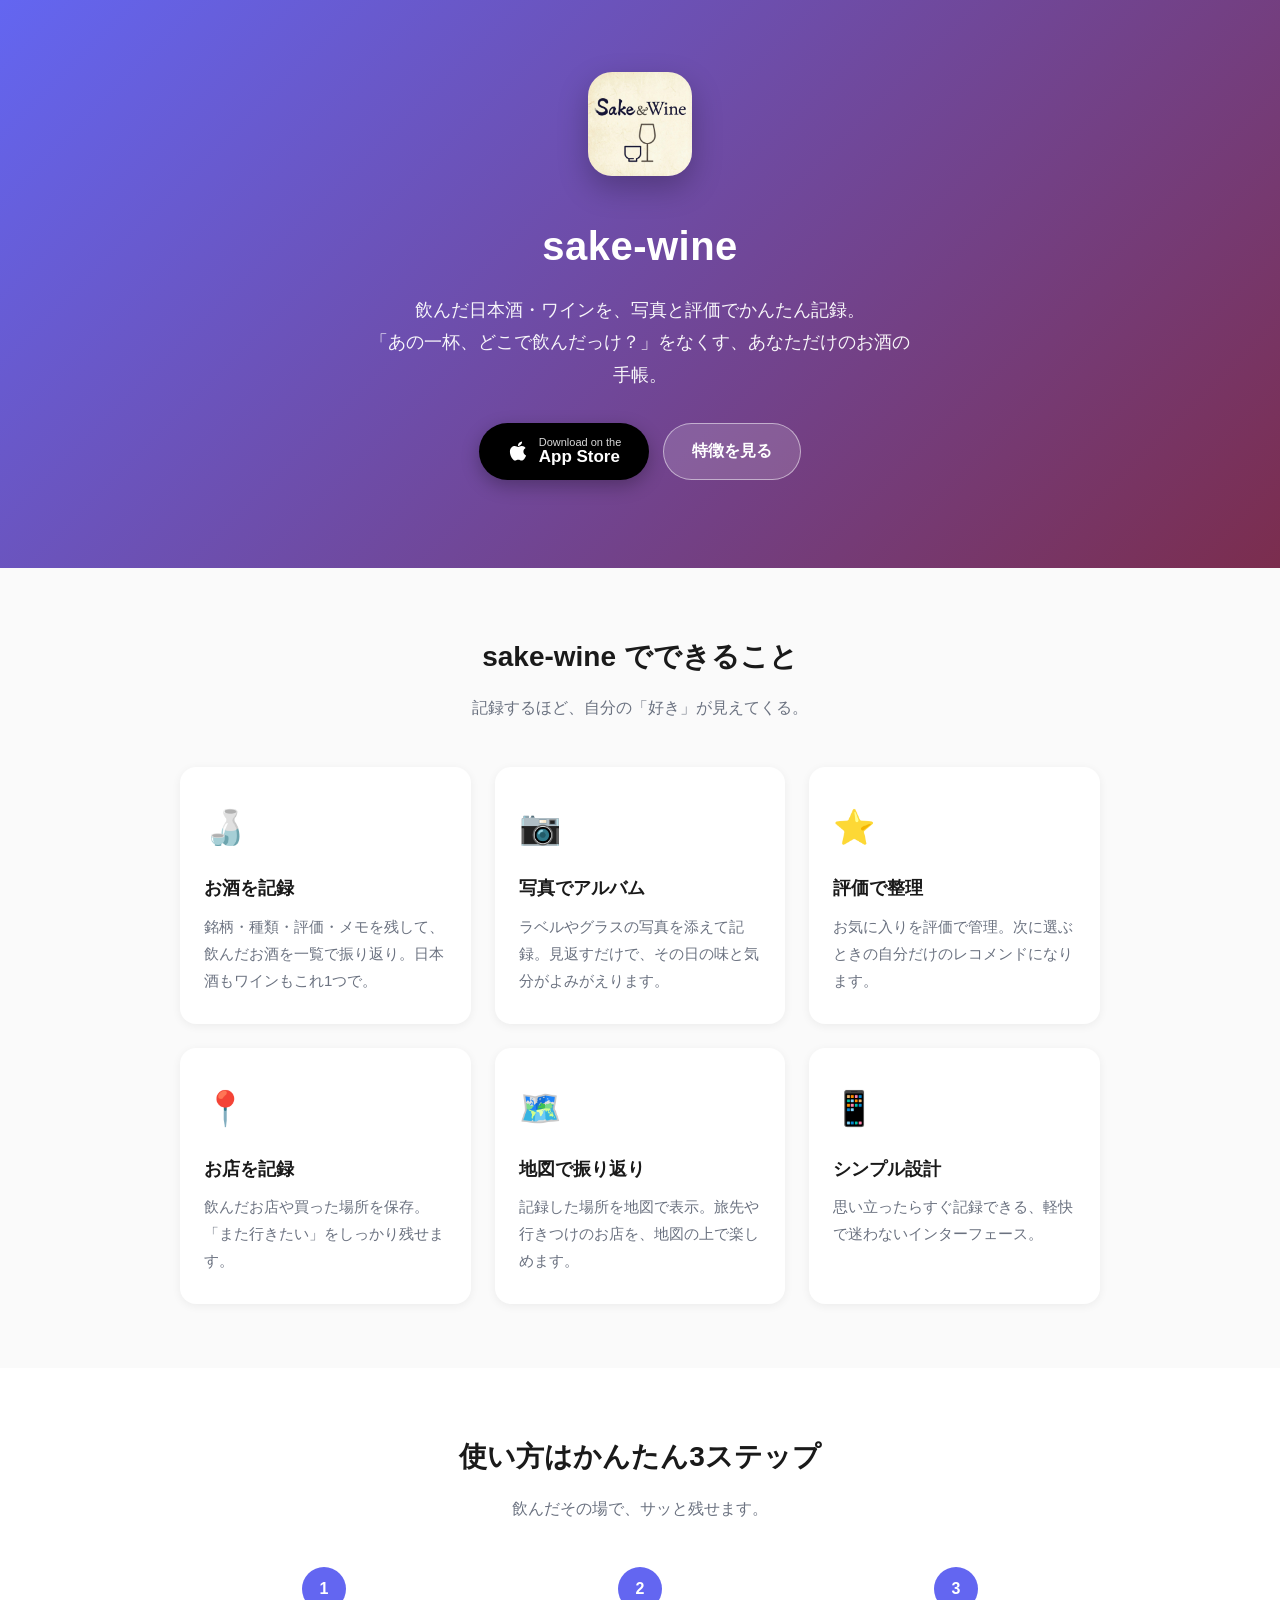
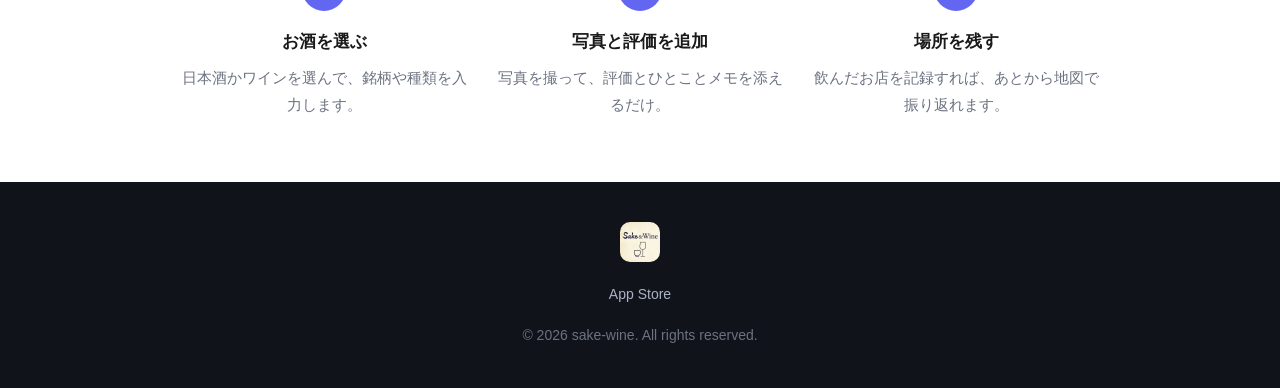
<file: index.html>
<!DOCTYPE html>
<html lang="ja">
<head>
    <meta charset="UTF-8">
    <meta name="viewport" content="width=device-width, initial-scale=1.0">
    <title>working-kyi</title>
    <meta http-equiv="refresh" content="0; url=./sake-wine/">
    <link rel="canonical" href="./sake-wine/">
</head>
<body>
    <p>Redirecting to <a href="./sake-wine/">sake-wine</a>…</p>
</body>
</html>
</file>
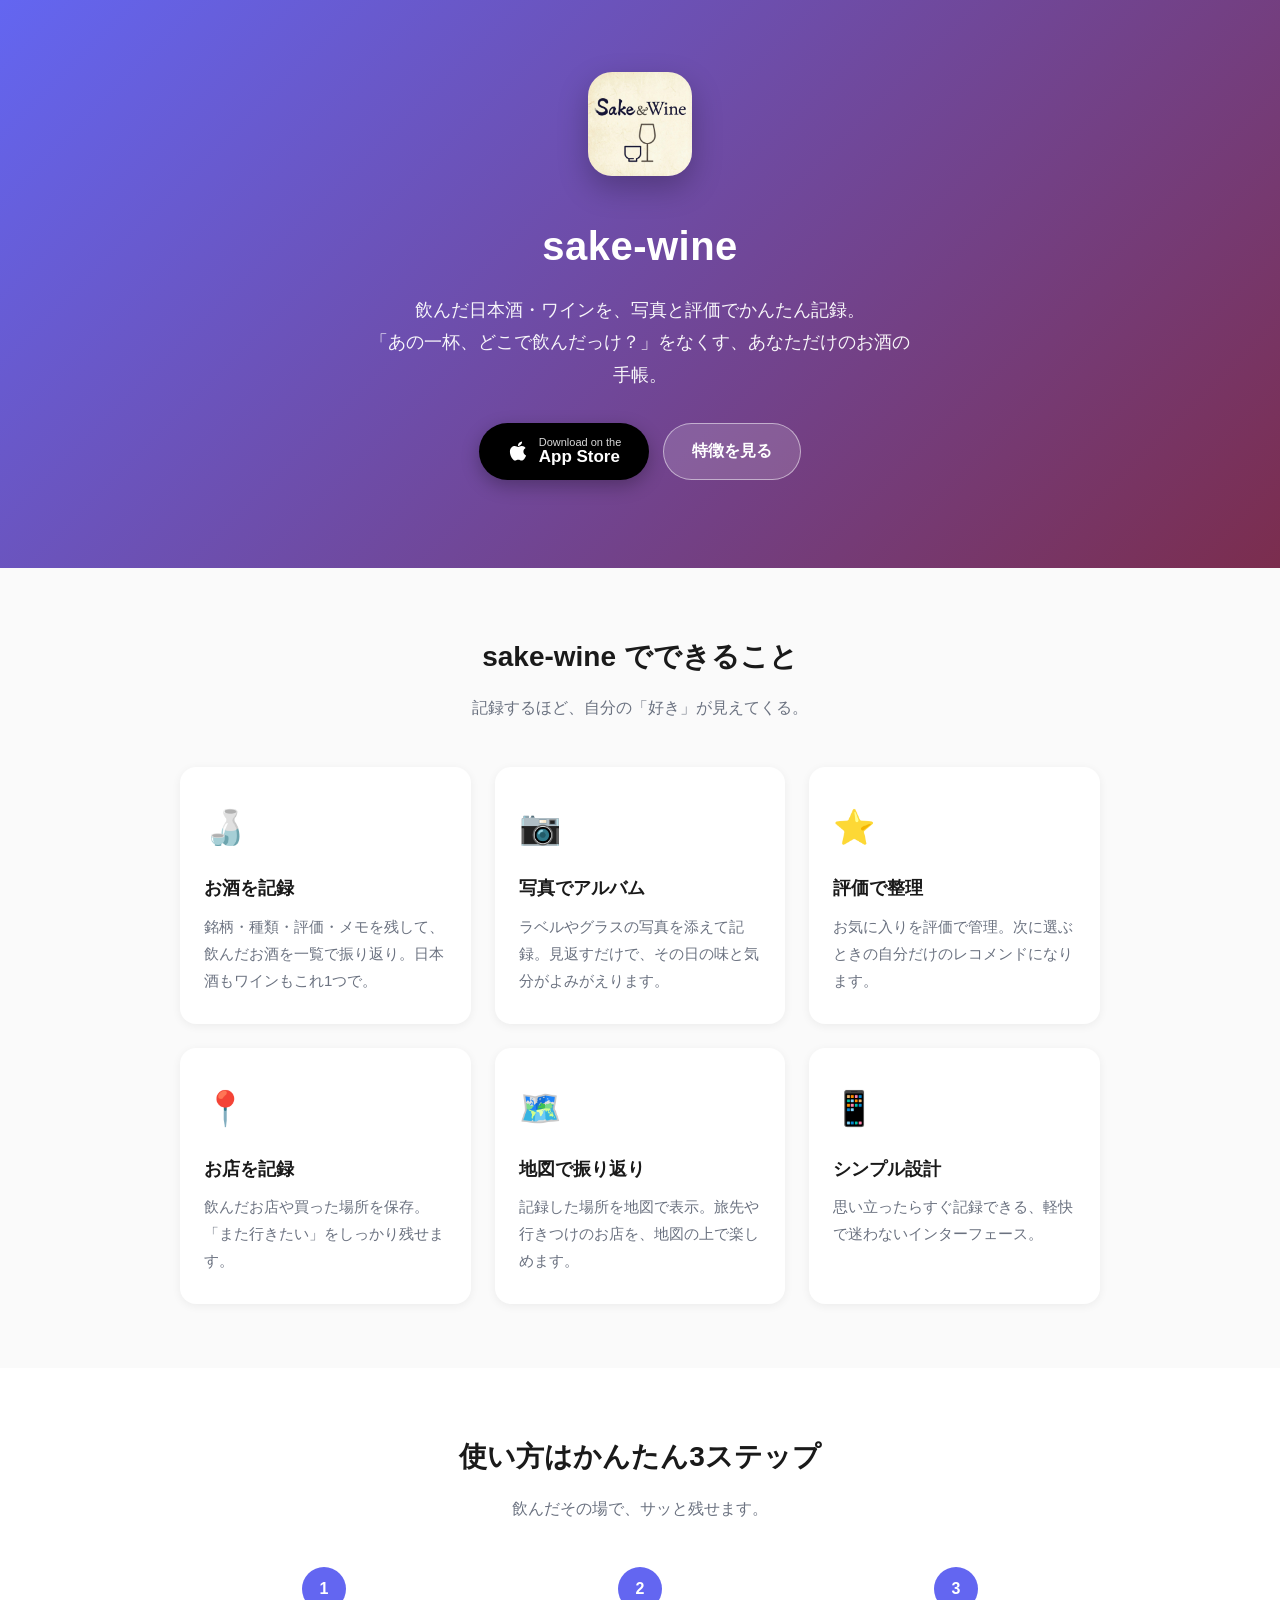
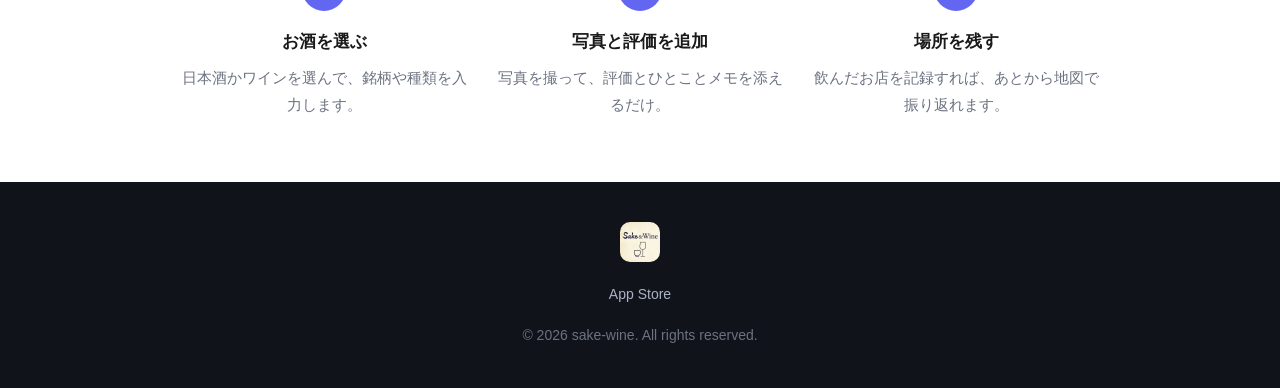
<file: sake-wine/index.html>
<!DOCTYPE html>
<html lang="ja">
<head>
    <meta charset="UTF-8">
    <meta name="viewport" content="width=device-width, initial-scale=1.0">
    <title>sake-wine | あなたの一杯を記録するお酒の手帳</title>
    <meta name="description" content="飲んだ日本酒・ワインを写真と評価で記録。お店の場所は地図で振り返り。あなただけのお酒の手帳アプリ「sake-wine」。">
    <meta property="og:title" content="sake-wine | あなたの一杯を記録するお酒の手帳">
    <meta property="og:description" content="飲んだ日本酒・ワインを写真と評価で記録。お店の場所は地図で振り返り。">
    <meta property="og:type" content="website">
    <meta property="og:image" content="./assets/icon.png">
    <style>
        * { margin: 0; padding: 0; box-sizing: border-box; }
        :root {
            --brand: #6366f1;
            --brand-dark: #4f46e5;
            --wine: #7b2d4e;
            --ink: #1a1a1a;
            --muted: #6b7280;
            --bg: #fafafa;
        }
        html { scroll-behavior: smooth; }
        body {
            font-family: -apple-system, BlinkMacSystemFont, 'Segoe UI', 'Hiragino Sans', 'Noto Sans JP', sans-serif;
            line-height: 1.8;
            color: var(--ink);
            background-color: var(--bg);
            -webkit-font-smoothing: antialiased;
        }
        .container { max-width: 960px; margin: 0 auto; padding: 0 20px; }

        /* Hero */
        .hero {
            background: linear-gradient(135deg, var(--brand) 0%, var(--wine) 100%);
            color: #fff;
            text-align: center;
            padding: 72px 20px 88px;
        }
        .hero .app-icon {
            width: 104px; height: 104px;
            border-radius: 24px;
            box-shadow: 0 12px 30px rgba(0,0,0,0.25);
            margin-bottom: 24px;
            display: inline-block;
            transition: transform .18s ease, box-shadow .18s ease;
        }
        .hero .app-icon:hover { transform: translateY(-3px) scale(1.03); box-shadow: 0 18px 38px rgba(0,0,0,0.32); }
        .foot-icon-link { display: inline-block; transition: transform .18s ease; }
        .foot-icon-link:hover { transform: translateY(-2px); }
        .hero h1 { font-size: 40px; letter-spacing: 0.5px; margin-bottom: 12px; }
        .hero .tagline { font-size: 18px; opacity: 0.95; max-width: 540px; margin: 0 auto 32px; }
        .cta-row { display: flex; gap: 14px; justify-content: center; flex-wrap: wrap; }
        .btn {
            display: inline-block;
            padding: 13px 28px;
            border-radius: 999px;
            font-weight: 600;
            font-size: 16px;
            text-decoration: none;
            transition: transform .15s ease, box-shadow .15s ease;
        }
        .btn-primary { background: #fff; color: var(--brand-dark); box-shadow: 0 6px 18px rgba(0,0,0,0.18); }
        .btn-ghost { background: rgba(255,255,255,0.15); color: #fff; border: 1px solid rgba(255,255,255,0.5); }
        .btn-appstore {
            display: inline-flex; align-items: center; gap: 10px;
            background: #000; color: #fff;
            box-shadow: 0 6px 18px rgba(0,0,0,0.28);
        }
        .btn-appstore svg { width: 22px; height: 22px; fill: #fff; }
        .btn-appstore .label-sub { font-size: 11px; font-weight: 500; opacity: 0.85; line-height: 1.1; }
        .btn-appstore .label-main { font-size: 17px; font-weight: 600; line-height: 1.1; }
        .btn-appstore .labels { display: flex; flex-direction: column; align-items: flex-start; text-align: left; }
        .btn:hover { transform: translateY(-2px); }

        /* Section */
        section { padding: 64px 0; }
        .section-title { text-align: center; font-size: 28px; margin-bottom: 12px; color: var(--ink); }
        .section-sub { text-align: center; color: var(--muted); margin-bottom: 44px; }

        /* Features grid */
        .features { display: grid; grid-template-columns: repeat(3, 1fr); gap: 24px; }
        .feature {
            background: #fff;
            border-radius: 16px;
            padding: 30px 24px;
            box-shadow: 0 2px 10px rgba(0,0,0,0.06);
            transition: transform .2s ease, box-shadow .2s ease;
        }
        .feature:hover { transform: translateY(-4px); box-shadow: 0 10px 26px rgba(0,0,0,0.1); }
        .feature .emoji { font-size: 34px; display: block; margin-bottom: 14px; }
        .feature h3 { font-size: 18px; margin-bottom: 8px; }
        .feature p { color: var(--muted); font-size: 15px; }

        /* Steps */
        .steps-wrap { background: #fff; }
        .steps { display: grid; grid-template-columns: repeat(3, 1fr); gap: 28px; }
        .step { text-align: center; }
        .step .num {
            width: 44px; height: 44px; line-height: 44px;
            border-radius: 50%;
            background: var(--brand); color: #fff;
            font-weight: 700; margin: 0 auto 16px;
        }
        .step h3 { font-size: 17px; margin-bottom: 6px; }
        .step p { color: var(--muted); font-size: 15px; }

        /* Footer */
        footer {
            background: #11131a;
            color: #cbd0dc;
            text-align: center;
            padding: 40px 20px;
            font-size: 14px;
        }
        footer .foot-icon { width: 40px; height: 40px; border-radius: 10px; margin-bottom: 12px; }
        footer a { color: #aab2c5; text-decoration: none; margin: 0 10px; }
        footer a:hover { color: #fff; text-decoration: underline; }
        footer .copyright { margin-top: 16px; color: #6b7280; }

        @media (max-width: 720px) {
            .hero h1 { font-size: 32px; }
            .features, .steps { grid-template-columns: 1fr; }
        }
    </style>
</head>
<body>
    <header class="hero">
        <a href="https://apps.apple.com/jp/app/id6760576831" target="_blank" rel="noopener" aria-label="App Store で sake-wine を入手">
            <img class="app-icon" src="./assets/icon.png" alt="sake-wine アプリアイコン">
        </a>
        <h1>sake-wine</h1>
        <p class="tagline">飲んだ日本酒・ワインを、写真と評価でかんたん記録。<br>「あの一杯、どこで飲んだっけ？」をなくす、あなただけのお酒の手帳。</p>
        <div class="cta-row">
            <a class="btn btn-appstore" href="https://apps.apple.com/jp/app/id6760576831" target="_blank" rel="noopener" aria-label="App Store で sake-wine を入手">
                <svg viewBox="0 0 384 512" aria-hidden="true"><path d="M318.7 268.7c-.2-36.7 16.4-64.4 50-84.8-18.8-26.9-47.2-41.7-84.7-44.6-35.5-2.8-74.3 20.7-88.5 20.7-15 0-49.4-19.7-76.4-19.7C63.3 141.2 4 184.8 4 273.5q0 39.3 14.4 81.2c12.8 36.7 59 126.7 107.2 125.2 25.2-.6 43-17.9 75.8-17.9 31.8 0 48.3 17.9 76.4 17.9 48.6-.7 90.4-82.5 102.6-119.3-65.2-30.7-61.7-90-61.7-91.9zm-56.6-164.2c27.3-32.4 24.8-61.9 24-72.5-24.1 1.4-52 16.4-67.9 34.9-17.5 19.8-27.8 44.3-25.6 71.9 26.1 2 49.9-11.4 69.5-34.3z"/></svg>
                <span class="labels"><span class="label-sub">Download on the</span><span class="label-main">App Store</span></span>
            </a>
            <a class="btn btn-ghost" href="#features">特徴を見る</a>
        </div>
    </header>

    <section id="features">
        <div class="container">
            <h2 class="section-title">sake-wine でできること</h2>
            <p class="section-sub">記録するほど、自分の「好き」が見えてくる。</p>
            <div class="features">
                <div class="feature">
                    <span class="emoji">🍶</span>
                    <h3>お酒を記録</h3>
                    <p>銘柄・種類・評価・メモを残して、飲んだお酒を一覧で振り返り。日本酒もワインもこれ1つで。</p>
                </div>
                <div class="feature">
                    <span class="emoji">📷</span>
                    <h3>写真でアルバム</h3>
                    <p>ラベルやグラスの写真を添えて記録。見返すだけで、その日の味と気分がよみがえります。</p>
                </div>
                <div class="feature">
                    <span class="emoji">⭐️</span>
                    <h3>評価で整理</h3>
                    <p>お気に入りを評価で管理。次に選ぶときの自分だけのレコメンドになります。</p>
                </div>
                <div class="feature">
                    <span class="emoji">📍</span>
                    <h3>お店を記録</h3>
                    <p>飲んだお店や買った場所を保存。「また行きたい」をしっかり残せます。</p>
                </div>
                <div class="feature">
                    <span class="emoji">🗺️</span>
                    <h3>地図で振り返り</h3>
                    <p>記録した場所を地図で表示。旅先や行きつけのお店を、地図の上で楽しめます。</p>
                </div>
                <div class="feature">
                    <span class="emoji">📱</span>
                    <h3>シンプル設計</h3>
                    <p>思い立ったらすぐ記録できる、軽快で迷わないインターフェース。</p>
                </div>
            </div>
        </div>
    </section>

    <section id="how" class="steps-wrap">
        <div class="container">
            <h2 class="section-title">使い方はかんたん3ステップ</h2>
            <p class="section-sub">飲んだその場で、サッと残せます。</p>
            <div class="steps">
                <div class="step">
                    <div class="num">1</div>
                    <h3>お酒を選ぶ</h3>
                    <p>日本酒かワインを選んで、銘柄や種類を入力します。</p>
                </div>
                <div class="step">
                    <div class="num">2</div>
                    <h3>写真と評価を追加</h3>
                    <p>写真を撮って、評価とひとことメモを添えるだけ。</p>
                </div>
                <div class="step">
                    <div class="num">3</div>
                    <h3>場所を残す</h3>
                    <p>飲んだお店を記録すれば、あとから地図で振り返れます。</p>
                </div>
            </div>
        </div>
    </section>

    <footer>
        <a class="foot-icon-link" href="https://apps.apple.com/jp/app/id6760576831" target="_blank" rel="noopener" aria-label="App Store で sake-wine を入手">
            <img class="foot-icon" src="./assets/icon.png" alt="sake-wine">
        </a>
        <div>
            <a href="https://apps.apple.com/jp/app/id6760576831" target="_blank" rel="noopener">App Store</a>
            <!-- プライバシーポリシー・利用規約は準備中（後日リンクを追加） -->
        </div>
        <div class="copyright">&copy; 2026 sake-wine. All rights reserved.</div>
    </footer>
</body>
</html>
</file>
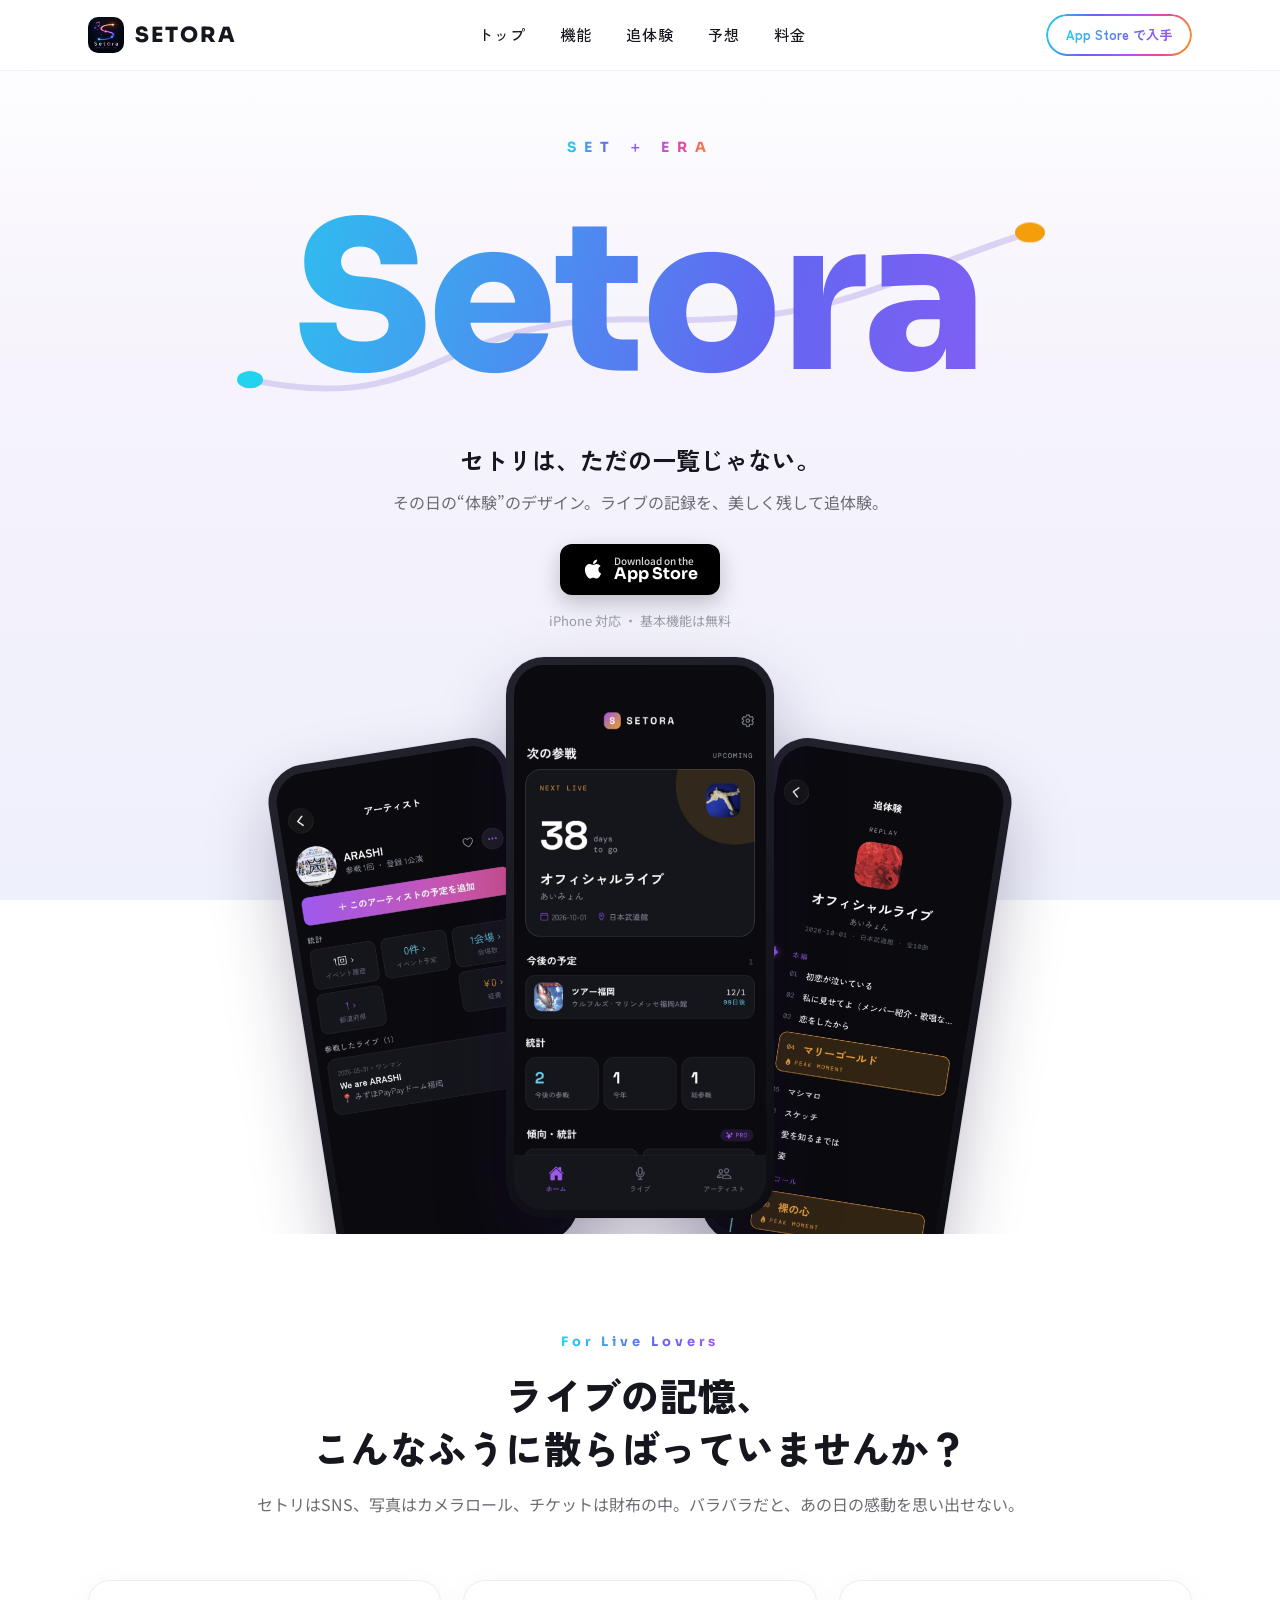
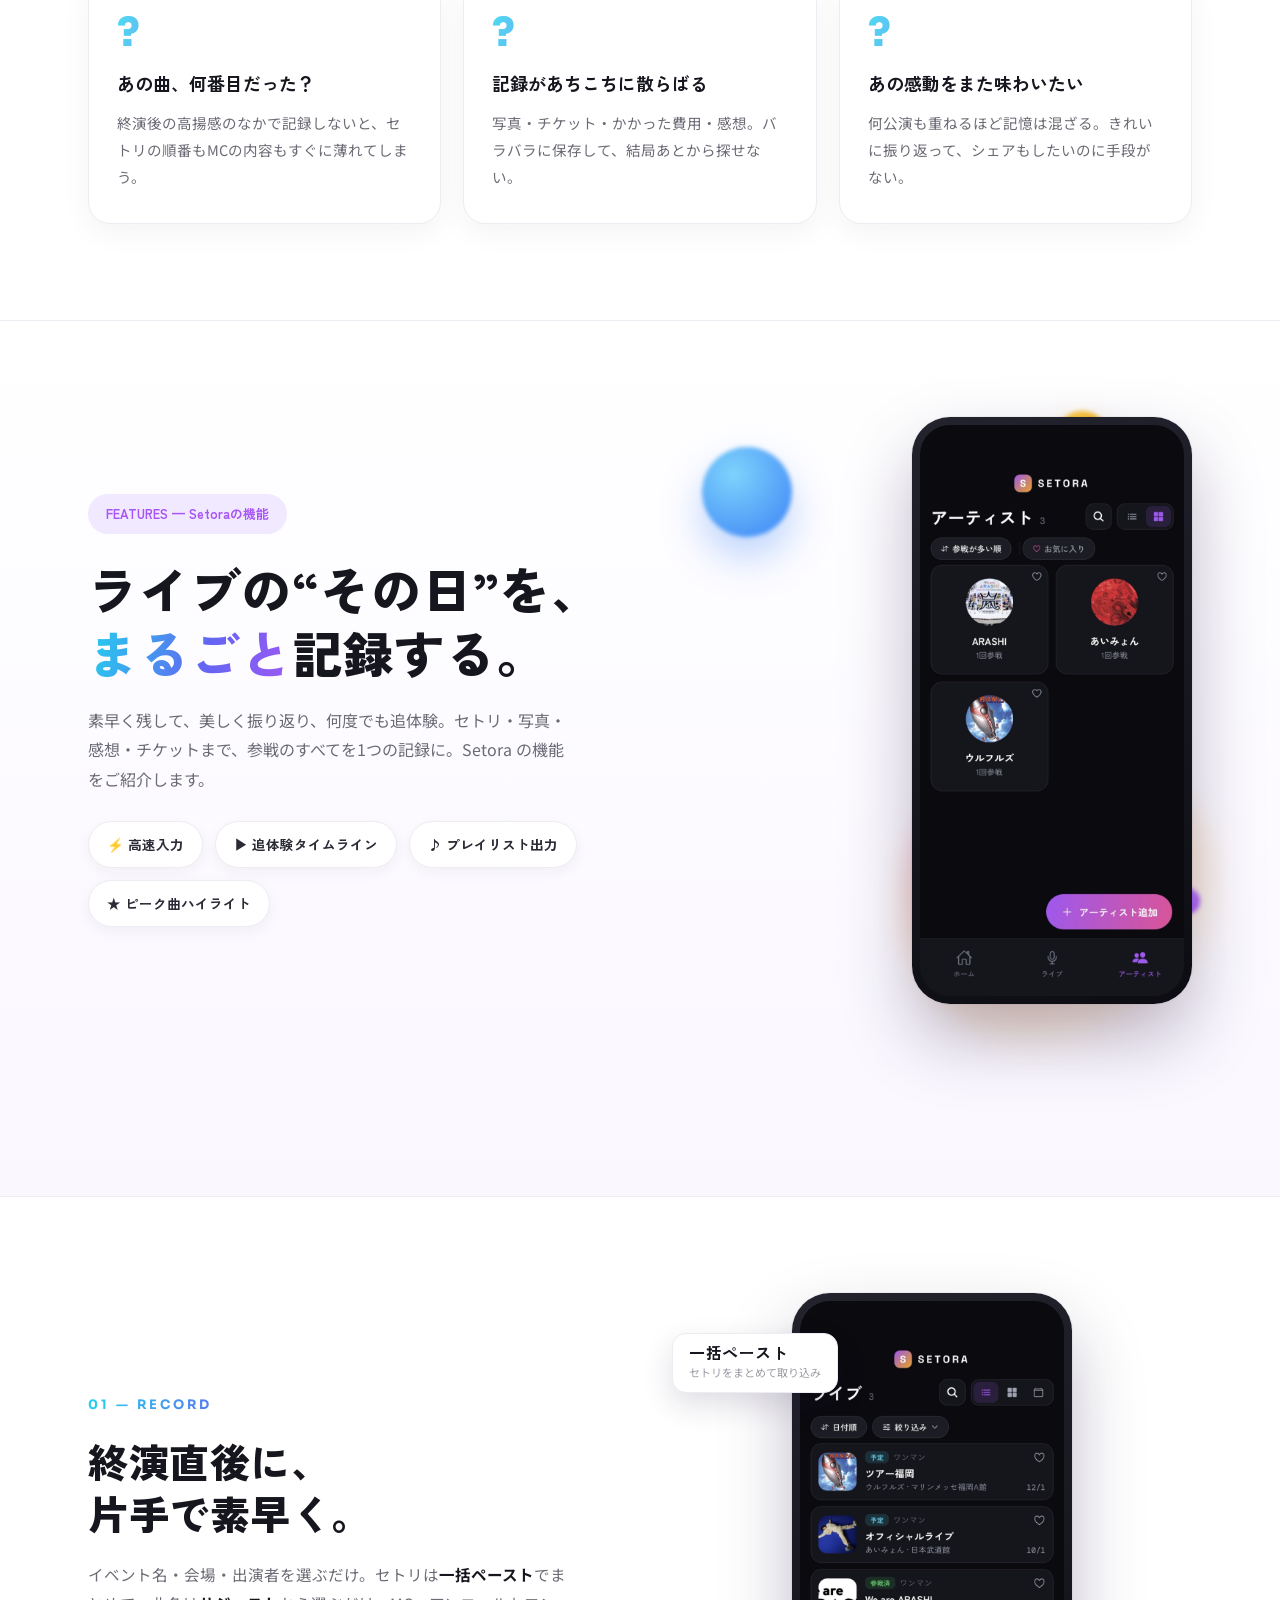
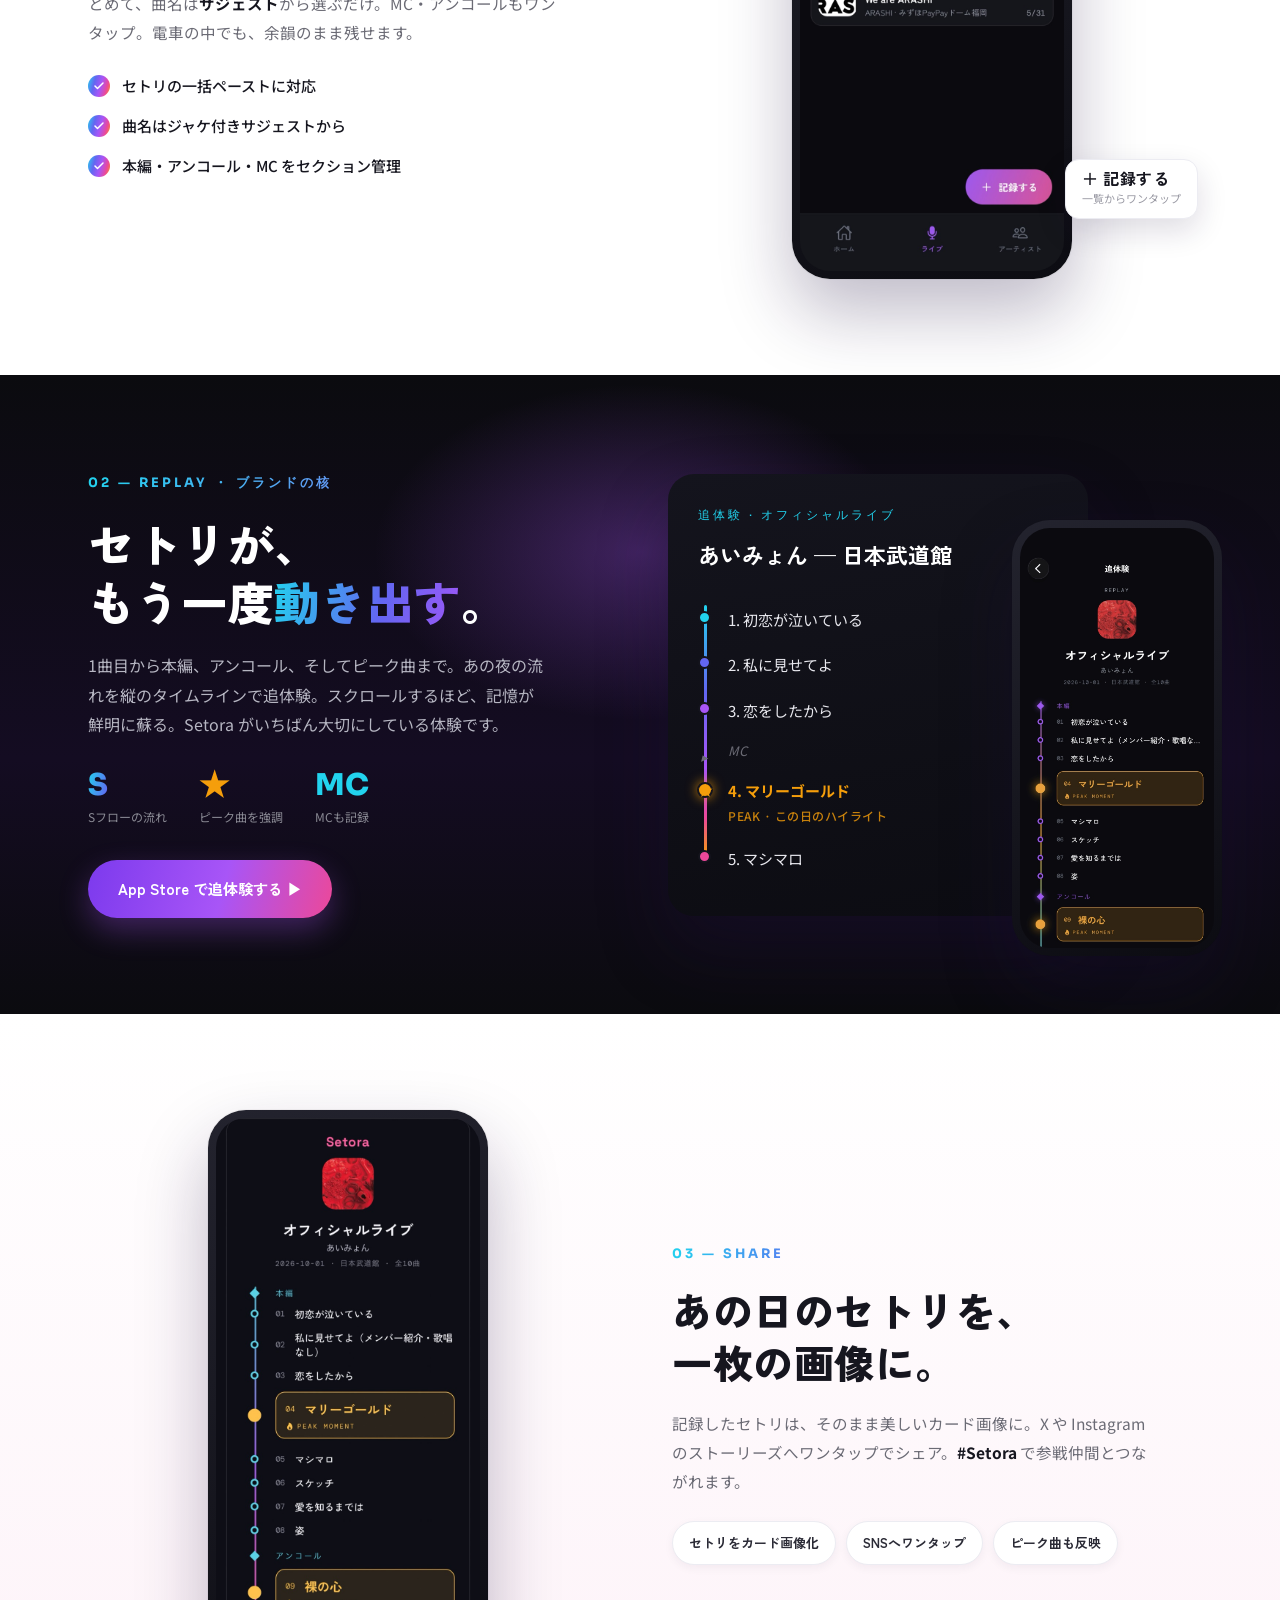
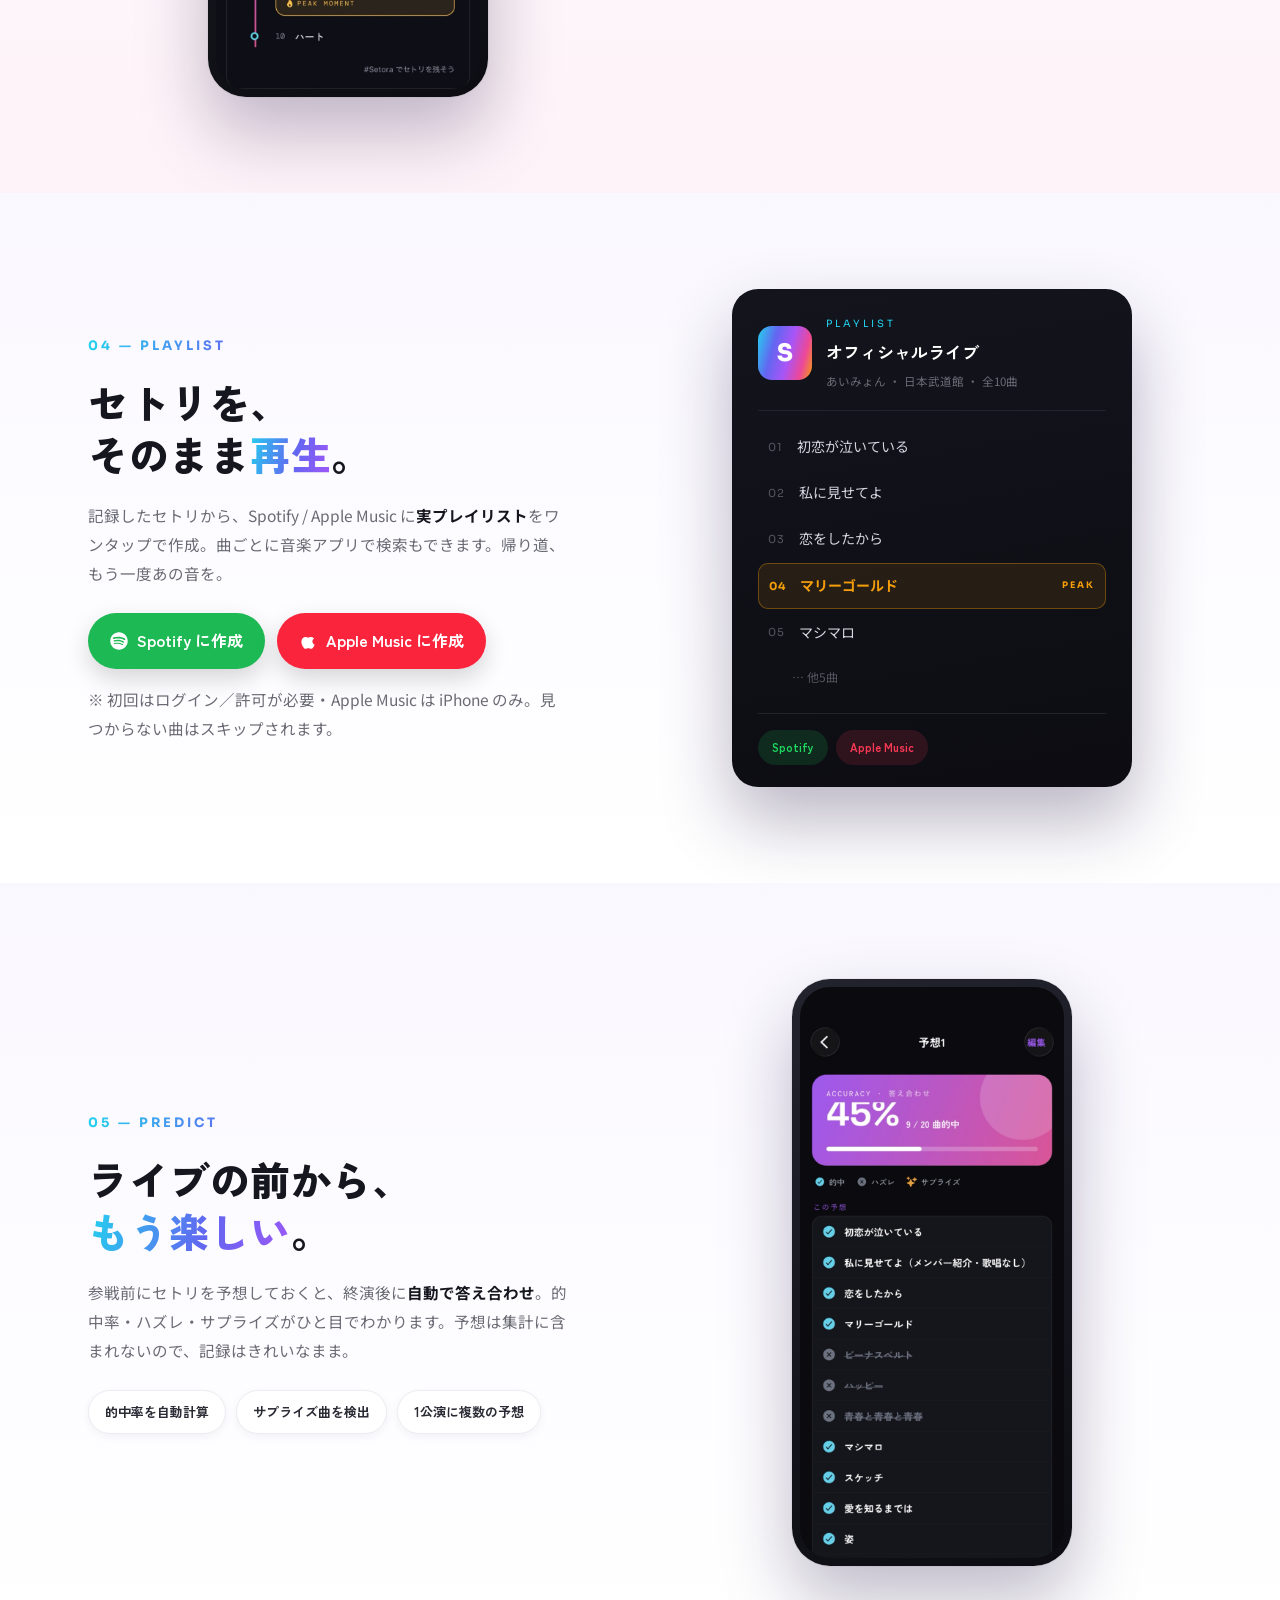
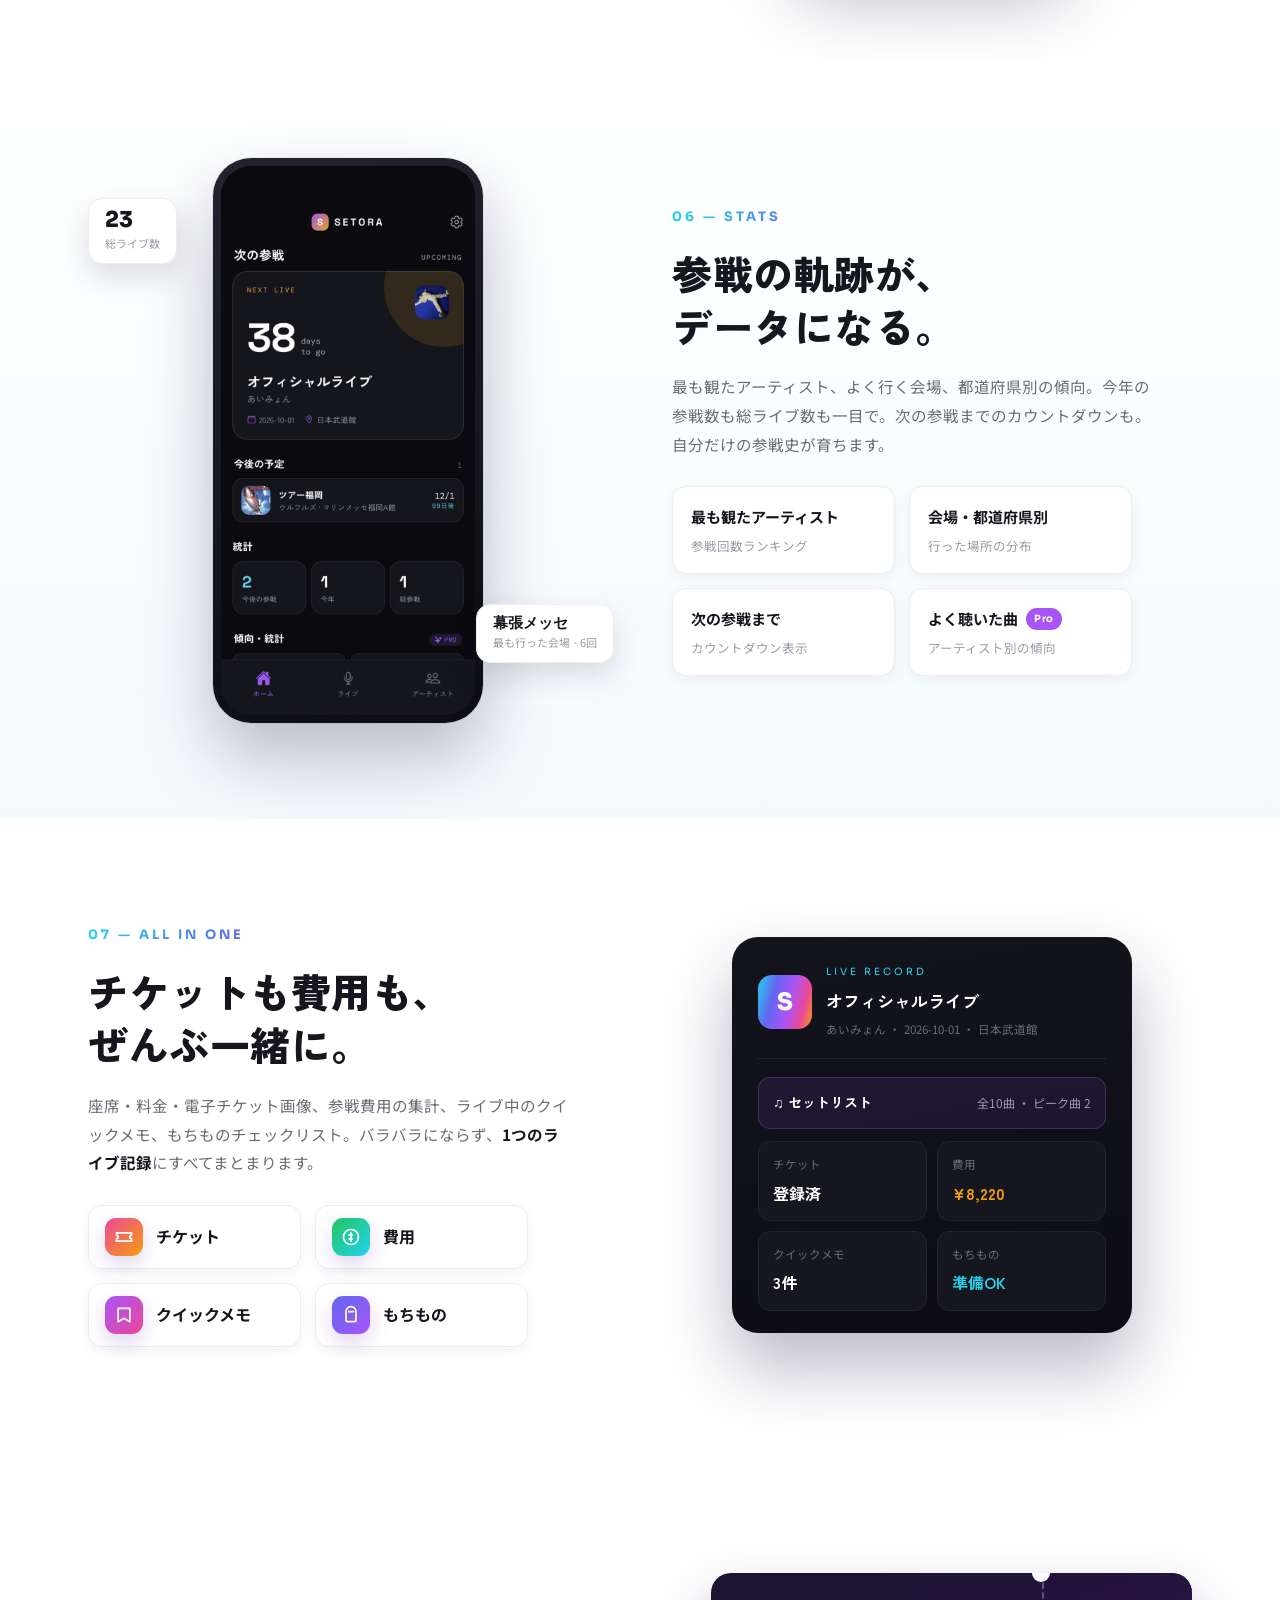
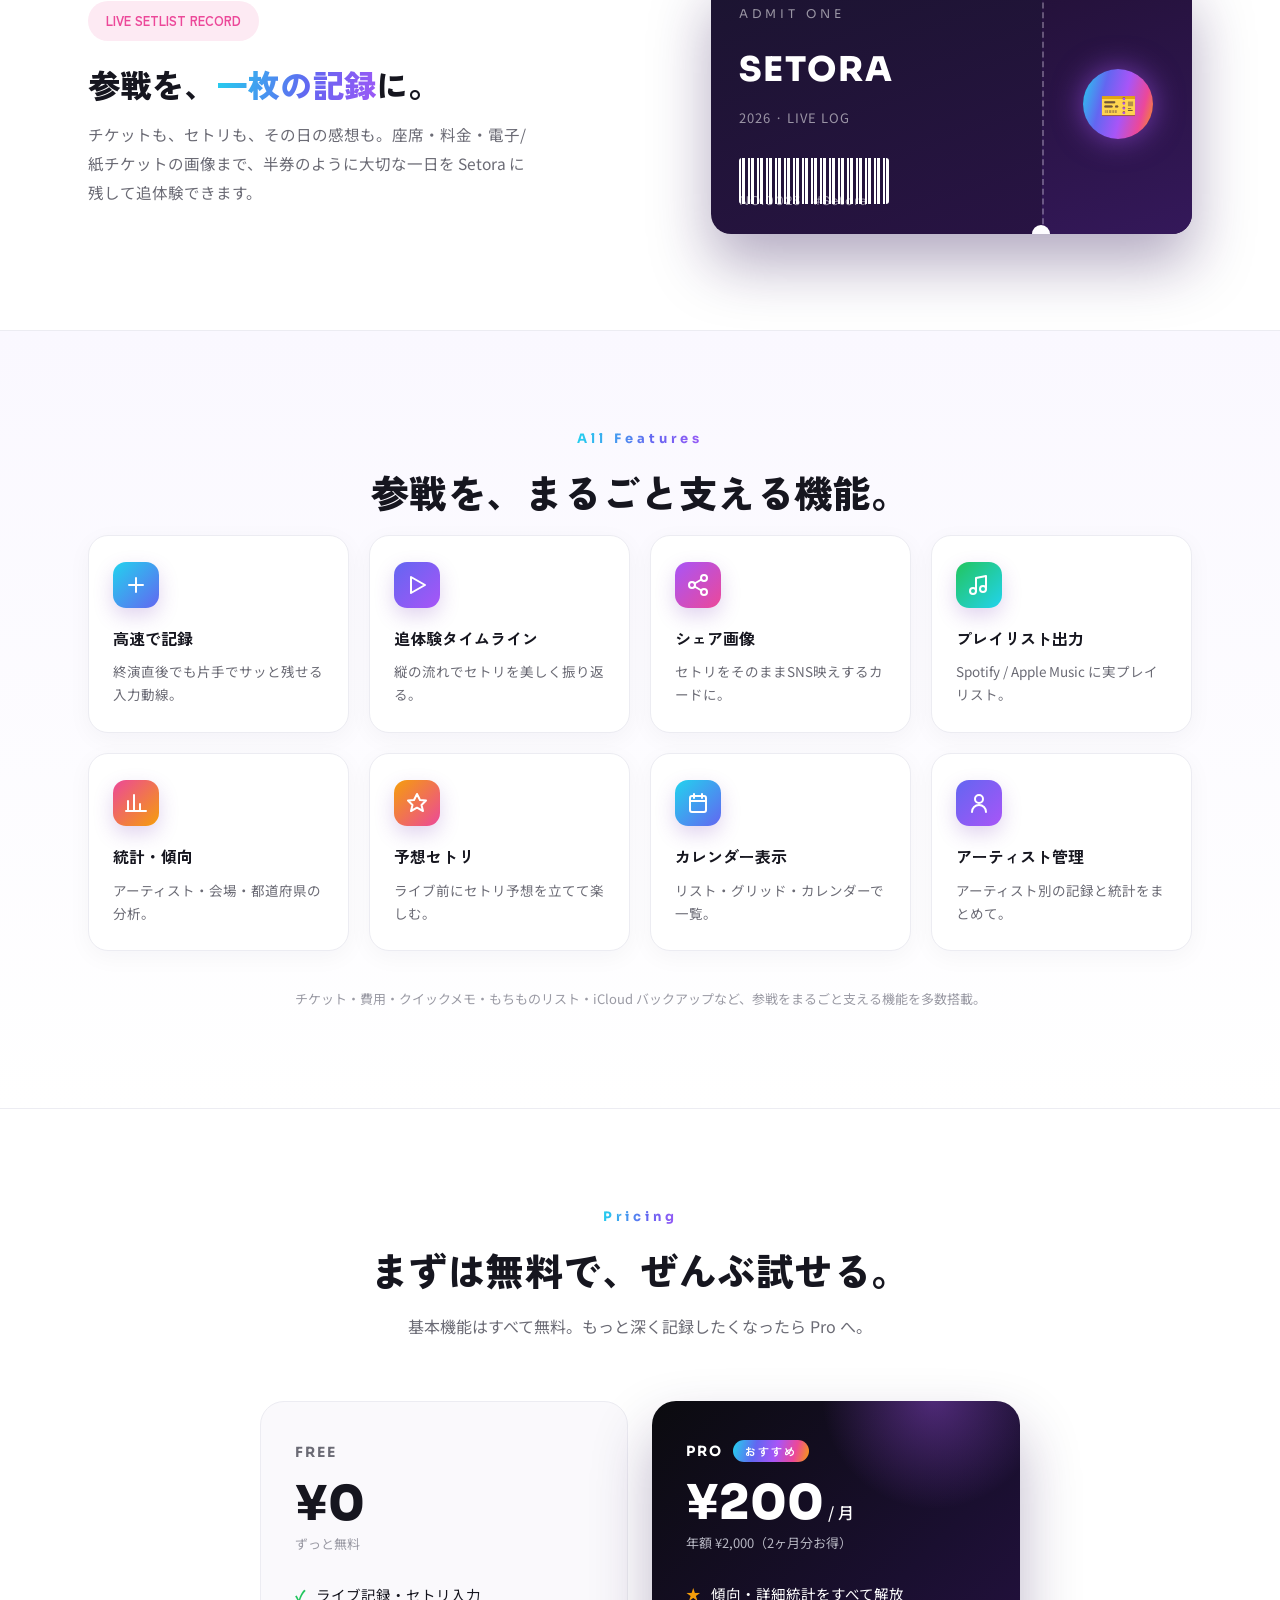
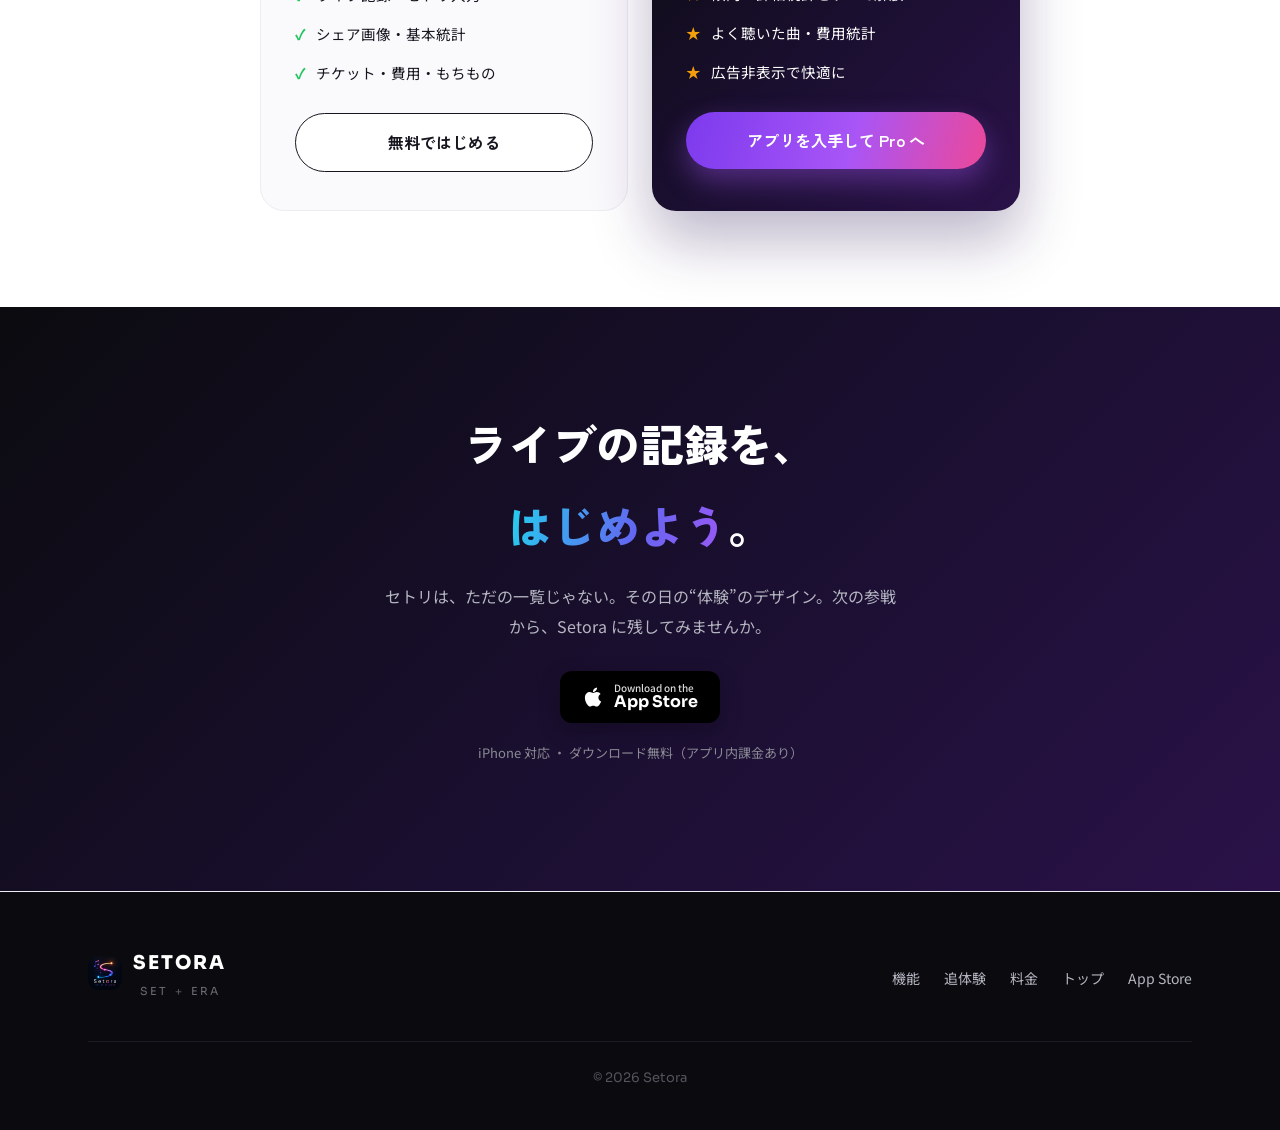
<file: setora/index.html>
<!DOCTYPE html>
<html lang="ja">
<head>
    <meta charset="UTF-8">
    <meta name="viewport" content="width=device-width, initial-scale=1.0">
    <title>Setora（セトラ）| その日のライブを、まるごと残す。</title>
    <meta name="description" content="セトリは、ただの一覧じゃない。その日の“体験”のデザイン。行ったライブのセットリストと記憶を、写真・チケット・費用までまるごと1つの記録に。縦タイムラインで追体験して、シェアする。ライブ参戦記録アプリ「Setora（セトラ）」。">
    <meta name="theme-color" content="#ffffff">
    <meta property="og:title" content="Setora（セトラ）| その日のライブを、まるごと残す。">
    <meta property="og:description" content="ライブのセトリと記憶を1つの記録に。縦タイムラインで追体験して、シェアする。">
    <meta property="og:type" content="website">
    <meta property="og:image" content="./assets/icon.png">
    <link rel="icon" href="./assets/icon.png">
    <link rel="preconnect" href="https://fonts.googleapis.com">
    <link rel="preconnect" href="https://fonts.gstatic.com" crossorigin>
    <link href="https://fonts.googleapis.com/css2?family=Zen+Kaku+Gothic+New:wght@400;500;700;900&family=Noto+Sans+JP:wght@400;500;700&family=Sora:wght@600;700;800&display=swap" rel="stylesheet">
    <link rel="stylesheet" href="./styles.css">
</head>
<body>

    <!-- Nav -->
    <nav class="nav">
        <div class="container inner">
            <a class="brand" href="#top"><img src="./assets/icon.png" alt="Setora"><span class="name">SETORA</span></a>
            <div class="nav-links">
                <a href="#top">トップ</a>
                <a href="#features">機能</a>
                <a href="#replay">追体験</a>
                <a href="#predict">予想</a>
                <a href="#pricing">料金</a>
            </div>
            <a class="nav-soon" href="https://apps.apple.com/jp/app/setora-%E3%83%A9%E3%82%A4%E3%83%96%E5%8F%82%E6%88%A6%E8%A8%98%E9%8C%B2/id6780333885" target="_blank" rel="noopener"><span>App Store で入手</span></a>
        </div>
    </nav>

    <!-- HERO (1d) -->
    <header class="hero" id="top">
        <div class="container">
            <p class="eyebrow"><span>SET ＋ ERA</span></p>
            <div class="wordmark-wrap">
                <svg viewBox="0 0 920 360" preserveAspectRatio="none" aria-hidden="true">
                    <path d="M70,300 C 260,360 250,200 470,210 C 660,219 700,150 850,80"
                          fill="none" stroke="#d8cff2" stroke-width="9" stroke-linecap="round" opacity="0.9"/>
                    <circle class="dot-c" cx="70" cy="300" r="13" fill="#22D3EE"/>
                    <circle class="dot-a" cx="850" cy="80" r="15" fill="#F59E0B"/>
                </svg>
                <div class="wordmark">Setora</div>
            </div>
            <div class="tagline">
                <p class="lead-jp">セトリは、ただの一覧じゃない。</p>
                <p class="sub">その日の“体験”のデザイン。ライブの記録を、美しく残して追体験。</p>
            </div>
            <div class="hero-cta">
                <a class="store-btn" href="https://apps.apple.com/jp/app/setora-%E3%83%A9%E3%82%A4%E3%83%96%E5%8F%82%E6%88%A6%E8%A8%98%E9%8C%B2/id6780333885" target="_blank" rel="noopener" aria-label="App Store で Setora を入手">
                    <svg viewBox="0 0 384 512" aria-hidden="true"><path d="M318.7 268.7c-.2-36.7 16.4-64.4 50-84.8-18.8-26.9-47.2-41.7-84.7-44.6-35.5-2.8-74.3 20.7-88.5 20.7-15 0-49.4-19.7-76.4-19.7C63.3 141.2 4 184.8 4 273.5q0 39.3 14.4 81.2c12.8 36.7 59 126.7 107.2 125.2 25.2-.6 43-17.9 75.8-17.9 31.8 0 48.3 17.9 76.4 17.9 48.6-.7 90.4-82.5 102.6-119.3-65.2-30.7-61.7-90-61.7-91.9zm-56.6-164.2c27.3-32.4 24.8-61.9 24-72.5-24.1 1.4-52 16.4-67.9 34.9-17.5 19.8-27.8 44.3-25.6 71.9 26.1 2 49.9-11.4 69.5-34.3z"/></svg>
                    <span class="lbl"><small>Download on the</small><b>App Store</b></span>
                </a>
            </div>
            <p class="hero-note">iPhone 対応 ・ 基本機能は無料</p>
        </div>
        <div class="container">
            <div class="fan">
                <div class="device d-left"><img src="./assets/shots/artist-detail.jpg" alt="アーティストごとの参戦履歴と統計"></div>
                <div class="device d-center"><img src="./assets/shots/home.jpg" alt="Setora ホーム画面。次の参戦までのカウントダウンと統計"></div>
                <div class="device d-right"><img src="./assets/shots/replay.jpg" alt="追体験のタイムライン"></div>
            </div>
        </div>
    </header>

    <!-- Problem (bridge) -->
    <section id="problem">
        <div class="container">
            <p class="sec-eyebrow reveal"><span>For Live Lovers</span></p>
            <h2 class="sec-title reveal">ライブの記憶、<br>こんなふうに散らばっていませんか？</h2>
            <p class="sec-sub reveal">セトリはSNS、写真はカメラロール、チケットは財布の中。バラバラだと、あの日の感動を思い出せない。</p>
            <div class="problem-grid">
                <div class="p-card reveal"><div class="q">?</div><h3>あの曲、何番目だった？</h3><p>終演後の高揚感のなかで記録しないと、セトリの順番もMCの内容もすぐに薄れてしまう。</p></div>
                <div class="p-card reveal"><div class="q">?</div><h3>記録があちこちに散らばる</h3><p>写真・チケット・かかった費用・感想。バラバラに保存して、結局あとから探せない。</p></div>
                <div class="p-card reveal"><div class="q">?</div><h3>あの感動をまた味わいたい</h3><p>何公演も重ねるほど記憶は混ざる。きれいに振り返って、シェアもしたいのに手段がない。</p></div>
            </div>
        </div>
    </section>

    <!-- Features intro (1a design: 浮遊オーブ + 端末) -->
    <section class="feat" id="features">
        <div class="container">
            <div class="a-hero">
                <div class="text-col reveal">
                    <span class="a-pill">FEATURES — Setoraの機能</span>
                    <h2>ライブの“その日”を、<br><span class="grad-text">まるごと</span>記録する。</h2>
                    <p>素早く残して、美しく振り返り、何度でも追体験。セトリ・写真・感想・チケットまで、参戦のすべてを1つの記録に。Setora の機能をご紹介します。</p>
                    <div class="chips">
                        <span class="chip">⚡ 高速入力</span>
                        <span class="chip">▶ 追体験タイムライン</span>
                        <span class="chip">♪ プレイリスト出力</span>
                        <span class="chip">★ ピーク曲ハイライト</span>
                    </div>
                </div>
                <div class="a-visual reveal">
                    <div class="orb orb-blue"></div>
                    <div class="orb orb-amber"></div>
                    <div class="orb orb-pink"></div>
                    <div class="orb orb-purple"></div>
                    <div class="device"><img src="./assets/shots/artists.jpg" alt="アーティスト一覧" loading="lazy"></div>
                </div>
            </div>
        </div>
    </section>

    <!-- 01 RECORD -->
    <section class="fsec tint-white" id="record">
        <div class="container">
            <div class="fsec-grid">
                <div class="fsec-text reveal">
                    <div class="fsec-num">01 — RECORD</div>
                    <h2>終演直後に、<br>片手で素早く。</h2>
                    <p>イベント名・会場・出演者を選ぶだけ。セトリは<strong>一括ペースト</strong>でまとめて、曲名は<strong>サジェスト</strong>から選ぶだけ。MC・アンコールもワンタップ。電車の中でも、余韻のまま残せます。</p>
                    <ul class="checklist">
                        <li><span class="ck"><svg viewBox="0 0 24 24"><polyline points="20 6 9 17 4 12"></polyline></svg></span>セトリの一括ペーストに対応</li>
                        <li><span class="ck"><svg viewBox="0 0 24 24"><polyline points="20 6 9 17 4 12"></polyline></svg></span>曲名はジャケ付きサジェストから</li>
                        <li><span class="ck"><svg viewBox="0 0 24 24"><polyline points="20 6 9 17 4 12"></polyline></svg></span>本編・アンコール・MC をセクション管理</li>
                    </ul>
                </div>
                <div class="fsec-visual reveal">
                    <div class="float-chip fc-1 jp"><div class="big">一括ペースト</div><div class="lbl">セトリをまとめて取り込み</div></div>
                    <div class="float-chip fc-2 jp"><div class="big">＋ 記録する</div><div class="lbl">一覧からワンタップ</div></div>
                    <div class="device" style="width:280px"><img src="./assets/shots/lives.jpg" alt="ライブ一覧と「記録する」ボタン" loading="lazy"></div>
                </div>
            </div>
        </div>
    </section>

    <!-- 02 REPLAY (追体験) -->
    <section class="replay-dark" id="replay">
        <div class="container">
            <div class="replay-grid">
                <div class="text-col reveal">
                    <div class="fsec-num">02 — REPLAY ・ ブランドの核</div>
                    <h2>セトリが、<br>もう一度<span class="grad-text">動き出す</span>。</h2>
                    <p class="desc">1曲目から本編、アンコール、そしてピーク曲まで。あの夜の流れを縦のタイムラインで追体験。スクロールするほど、記憶が鮮明に蘇る。Setora がいちばん大切にしている体験です。</p>
                    <div class="rstats">
                        <div class="rstat"><div class="ic">S</div><div class="lbl">Sフローの流れ</div></div>
                        <div class="rstat"><div class="ic amber">★</div><div class="lbl">ピーク曲を強調</div></div>
                        <div class="rstat"><div class="ic cyan">MC</div><div class="lbl">MCも記録</div></div>
                    </div>
                    <a class="btn btn-grad" href="https://apps.apple.com/jp/app/setora-%E3%83%A9%E3%82%A4%E3%83%96%E5%8F%82%E6%88%A6%E8%A8%98%E9%8C%B2/id6780333885" target="_blank" rel="noopener">App Store で追体験する ▶</a>
                </div>
                <div class="r-visual reveal">
                    <div class="tl-card">
                        <div class="tl-label">追体験 · オフィシャルライブ</div>
                        <div class="tl-title">あいみょん — 日本武道館</div>
                        <ul class="tl">
                            <li><span class="d" style="background:#22D3EE"></span>1. 初恋が泣いている</li>
                            <li><span class="d" style="background:#6366F1"></span>2. 私に見せてよ</li>
                            <li><span class="d" style="background:#A855F7"></span>3. 恋をしたから</li>
                            <li class="mc"><span class="d">▸</span>MC</li>
                            <li class="peak"><span class="d">★</span>4. マリーゴールド<span class="peak-sub">PEAK · この日のハイライト</span></li>
                            <li><span class="d" style="background:#EC4899"></span>5. マシマロ</li>
                        </ul>
                    </div>
                    <div class="device r-phone"><img src="./assets/shots/replay.jpg" alt="追体験画面" loading="lazy"></div>
                </div>
            </div>
        </div>
    </section>

    <!-- 03 SHARE -->
    <section class="fsec tint-pink" id="share">
        <div class="container">
            <div class="fsec-grid reverse">
                <div class="fsec-text reveal">
                    <div class="fsec-num">03 — SHARE</div>
                    <h2>あの日のセトリを、<br>一枚の画像に。</h2>
                    <p>記録したセトリは、そのまま美しいカード画像に。X や Instagram のストーリーズへワンタップでシェア。<strong>#Setora</strong> で参戦仲間とつながれます。</p>
                    <div class="minichips">
                        <span class="minichip">セトリをカード画像化</span>
                        <span class="minichip">SNSへワンタップ</span>
                        <span class="minichip">ピーク曲も反映</span>
                    </div>
                </div>
                <div class="fsec-visual reveal">
                    <div class="device" style="width:280px"><img src="./assets/shots/share.jpg" alt="セトリのシェア画像" loading="lazy"></div>
                </div>
            </div>
        </div>
    </section>

    <!-- 04 PLAYLIST -->
    <section class="fsec tint-purple" id="playlist">
        <div class="container">
            <div class="fsec-grid">
                <div class="fsec-text reveal">
                    <div class="fsec-num">04 — PLAYLIST</div>
                    <h2>セトリを、<br>そのまま<span class="grad-text">再生</span>。</h2>
                    <p>記録したセトリから、Spotify / Apple Music に<strong>実プレイリスト</strong>をワンタップで作成。曲ごとに音楽アプリで検索もできます。帰り道、もう一度あの音を。</p>
                    <div class="music-btns">
                        <span class="music-btn spotify"><svg viewBox="0 0 496 512" aria-hidden="true"><path d="M248 8C111.1 8 0 119.1 0 256s111.1 248 248 248 248-111.1 248-248S384.9 8 248 8zm100.7 364.9c-4.2 0-6.8-1.3-10.7-3.6-62.4-37.6-135-39.2-206.7-24.5-3.9 1-9 2.6-11.9 2.6-9.7 0-15.8-7.7-15.8-15.8 0-10.3 6.1-15.2 13.6-16.8 81.9-18.1 165.6-16.5 237 26.2 6.1 3.9 9.7 7.4 9.7 16.5s-7.1 15.4-15.5 15.4zm26.9-65.6c-5.2 0-8.7-2.3-12.3-4.2-62.5-37-155.7-51.9-238.6-29.4-4.8 1.3-7.4 2.6-11.9 2.6-10.7 0-19.4-8.7-19.4-19.4s5.2-17.8 15.5-20.7c27.8-7.8 56.2-13.6 97.8-13.6 64.9 0 127.6 16.1 177 45.5 8.1 4.8 11.3 11 11.3 19.7-.1 10.8-8.5 19.5-19.4 19.5zm31-76.2c-5.2 0-8.4-1.3-12.9-3.9-71.2-42.5-198.5-52.7-280.9-29.7-3.6 1-8.1 2.6-12.9 2.6-13.2 0-23.3-10.3-23.3-23.6 0-13.6 8.4-21.3 17.4-23.9 35.2-10.3 74.6-15.2 117.5-15.2 73 0 149.5 15.2 205.4 47.8 7.8 4.5 12.9 10.7 12.9 22.6 0 13.6-11 23.3-23.2 23.3z"/></svg>Spotify に作成</span>
                        <span class="music-btn apple"><svg viewBox="0 0 384 512" aria-hidden="true"><path d="M318.7 268.7c-.2-36.7 16.4-64.4 50-84.8-18.8-26.9-47.2-41.7-84.7-44.6-35.5-2.8-74.3 20.7-88.5 20.7-15 0-49.4-19.7-76.4-19.7C63.3 141.2 4 184.8 4 273.5q0 39.3 14.4 81.2c12.8 36.7 59 126.7 107.2 125.2 25.2-.6 43-17.9 75.8-17.9 31.8 0 48.3 17.9 76.4 17.9 48.6-.7 90.4-82.5 102.6-119.3-65.2-30.7-61.7-90-61.7-91.9z"/></svg>Apple Music に作成</span>
                    </div>
                    <p class="fsec-note">※ 初回はログイン／許可が必要・Apple Music は iPhone のみ。見つからない曲はスキップされます。</p>
                </div>
                <div class="fsec-visual reveal">
                    <div class="pl-card" role="img" aria-label="セトリから作成されたプレイリストのイメージ。10曲のうち5曲を表示し、Spotify と Apple Music に作成できることを示している">
                        <div class="pl-head">
                            <div class="pl-art">S</div>
                            <div class="pl-meta">
                                <div class="pl-kicker">PLAYLIST</div>
                                <div class="pl-name">オフィシャルライブ</div>
                                <div class="pl-sub">あいみょん ・ 日本武道館 ・ 全10曲</div>
                            </div>
                        </div>
                        <ul class="pl-list">
                            <li><span class="n">01</span>初恋が泣いている</li>
                            <li><span class="n">02</span>私に見せてよ</li>
                            <li><span class="n">03</span>恋をしたから</li>
                            <li class="peak"><span class="n">04</span>マリーゴールド<span class="pl-peak">PEAK</span></li>
                            <li><span class="n">05</span>マシマロ</li>
                            <li class="more">… 他5曲</li>
                        </ul>
                        <div class="pl-foot">
                            <span class="pl-badge sp">Spotify</span>
                            <span class="pl-badge am">Apple Music</span>
                        </div>
                    </div>
                </div>
            </div>
        </div>
    </section>

    <!-- 05 PREDICT (セトリ予想) -->
    <section class="fsec tint-purple" id="predict">
        <div class="container">
            <div class="fsec-grid">
                <div class="fsec-text reveal">
                    <div class="fsec-num">05 — PREDICT</div>
                    <h2>ライブの前から、<br><span class="grad-text">もう楽しい</span>。</h2>
                    <p>参戦前にセトリを予想しておくと、終演後に<strong>自動で答え合わせ</strong>。的中率・ハズレ・サプライズがひと目でわかります。予想は集計に含まれないので、記録はきれいなまま。</p>
                    <div class="minichips">
                        <span class="minichip">的中率を自動計算</span>
                        <span class="minichip">サプライズ曲を検出</span>
                        <span class="minichip">1公演に複数の予想</span>
                    </div>
                </div>
                <div class="fsec-visual reveal">
                    <div class="device" style="width:280px"><img src="./assets/shots/prediction.jpg" alt="セトリ予想の答え合わせ画面" loading="lazy"></div>
                </div>
            </div>
        </div>
    </section>

    <!-- 06 STATS -->
    <section class="fsec tint-cyan" id="stats">
        <div class="container">
            <div class="fsec-grid reverse">
                <div class="fsec-text reveal">
                    <div class="fsec-num">06 — STATS</div>
                    <h2>参戦の軌跡が、<br>データになる。</h2>
                    <p>最も観たアーティスト、よく行く会場、都道府県別の傾向。今年の参戦数も総ライブ数も一目で。次の参戦までのカウントダウンも。自分だけの参戦史が育ちます。</p>
                    <div class="stat-cards">
                        <div class="stat-card"><div class="t">最も観たアーティスト</div><div class="s">参戦回数ランキング</div></div>
                        <div class="stat-card"><div class="t">会場・都道府県別</div><div class="s">行った場所の分布</div></div>
                        <div class="stat-card"><div class="t">次の参戦まで</div><div class="s">カウントダウン表示</div></div>
                        <div class="stat-card"><div class="t">よく聴いた曲 <span class="tag-pro">Pro</span></div><div class="s">アーティスト別の傾向</div></div>
                    </div>
                </div>
                <div class="fsec-visual reveal">
                    <div class="float-chip fc-1"><div class="big">23</div><div class="lbl">総ライブ数</div></div>
                    <div class="float-chip fc-2"><div class="big">幕張メッセ</div><div class="lbl">最も行った会場 · 6回</div></div>
                    <div class="device" style="width:270px"><img src="./assets/shots/home.jpg" alt="ホーム・統計" loading="lazy"></div>
                </div>
            </div>
        </div>
    </section>

    <!-- 07 ALL IN ONE -->
    <section class="fsec tint-white" id="allinone">
        <div class="container">
            <div class="fsec-grid">
                <div class="fsec-text reveal">
                    <div class="fsec-num">07 — ALL IN ONE</div>
                    <h2>チケットも費用も、<br>ぜんぶ一緒に。</h2>
                    <p>座席・料金・電子チケット画像、参戦費用の集計、ライブ中のクイックメモ、もちものチェックリスト。バラバラにならず、<strong>1つのライブ記録</strong>にすべてまとまります。</p>
                    <div class="iconchips">
                        <div class="iconchip"><span class="fi g-pink"><svg viewBox="0 0 24 24"><path d="M3 7h18v3a2 2 0 0 0 0 4v3H3v-3a2 2 0 0 0 0-4z"></path></svg></span>チケット</div>
                        <div class="iconchip"><span class="fi g-green"><svg viewBox="0 0 24 24"><circle cx="12" cy="12" r="9"></circle><path d="M12 7v10M9.5 9.5h4M9.5 14.5h4"></path></svg></span>費用</div>
                        <div class="iconchip"><span class="fi g-purple"><svg viewBox="0 0 24 24"><path d="M5 4h14v16l-7-4-7 4z"></path></svg></span>クイックメモ</div>
                        <div class="iconchip"><span class="fi g-indigo"><svg viewBox="0 0 24 24"><path d="M6 8a6 6 0 0 1 12 0v10a2 2 0 0 1-2 2H8a2 2 0 0 1-2-2z"></path><path d="M9 8h6"></path></svg></span>もちもの</div>
                    </div>
                </div>
                <div class="fsec-visual reveal">
                    <div class="pl-card rec-card" role="img" aria-label="1つのライブ記録にセットリスト・チケット・費用・メモ・もちものがまとまっているイメージ">
                        <div class="pl-head">
                            <div class="pl-art">S</div>
                            <div class="pl-meta">
                                <div class="pl-kicker">LIVE RECORD</div>
                                <div class="pl-name">オフィシャルライブ</div>
                                <div class="pl-sub">あいみょん ・ 2026-10-01 ・ 日本武道館</div>
                            </div>
                        </div>
                        <div class="rec-set">
                            <span class="rec-set-t">♫ セットリスト</span>
                            <span class="rec-set-n">全10曲 ・ ピーク曲 2</span>
                        </div>
                        <div class="rec-tiles">
                            <div class="rec-tile"><div class="k">チケット</div><div class="v">登録済</div></div>
                            <div class="rec-tile"><div class="k">費用</div><div class="v amber">¥8,220</div></div>
                            <div class="rec-tile"><div class="k">クイックメモ</div><div class="v">3件</div></div>
                            <div class="rec-tile"><div class="k">もちもの</div><div class="v cyan">準備OK</div></div>
                        </div>
                    </div>
                </div>
            </div>
        </div>
    </section>

    <!-- 1e design: チケット半券モチーフ -->
    <section class="fsec tint-white" id="ticket">
        <div class="container">
            <div class="ticket-row">
                <div class="ticket-text reveal">
                    <span class="a-pill">LIVE SETLIST RECORD</span>
                    <h3>参戦を、<span class="grad-text">一枚の記録</span>に。</h3>
                    <p>チケットも、セトリも、その日の感想も。座席・料金・電子/紙チケットの画像まで、半券のように大切な一日を Setora に残して追体験できます。</p>
                </div>
                <div class="reveal">
                    <div class="stub">
                        <div class="main">
                            <div class="admit">ADMIT ONE</div>
                            <div class="big latin">SETORA</div>
                            <div class="small">2026 · LIVE LOG</div>
                            <div class="barcode"></div>
                            <div class="no">NO.0023 · #Setora</div>
                        </div>
                        <div class="perf"><div class="seal">🎫</div></div>
                    </div>
                </div>
            </div>
        </div>
    </section>

    <!-- ALL FEATURES grid -->
    <section class="allfeat" id="features-all">
        <div class="container">
            <p class="sec-eyebrow reveal"><span>All Features</span></p>
            <h2 class="sec-title reveal">参戦を、まるごと支える機能。</h2>
            <div class="allfeat-grid" style="margin-top:8px">
                <div class="af-card reveal"><span class="fi g-cyan"><svg viewBox="0 0 24 24"><path d="M12 5v14M5 12h14"></path></svg></span><h3>高速で記録</h3><p>終演直後でも片手でサッと残せる入力動線。</p></div>
                <div class="af-card reveal"><span class="fi g-indigo"><svg viewBox="0 0 24 24"><polygon points="6 4 20 12 6 20 6 4"></polygon></svg></span><h3>追体験タイムライン</h3><p>縦の流れでセトリを美しく振り返る。</p></div>
                <div class="af-card reveal"><span class="fi g-purple"><svg viewBox="0 0 24 24"><circle cx="18" cy="5" r="3"></circle><circle cx="6" cy="12" r="3"></circle><circle cx="18" cy="19" r="3"></circle><path d="M8.6 13.5l6.8 4M15.4 6.5l-6.8 4"></path></svg></span><h3>シェア画像</h3><p>セトリをそのままSNS映えするカードに。</p></div>
                <div class="af-card reveal"><span class="fi g-green"><svg viewBox="0 0 24 24"><path d="M9 18V5l10-2v13"></path><circle cx="6" cy="18" r="3"></circle><circle cx="16" cy="16" r="3"></circle></svg></span><h3>プレイリスト出力</h3><p>Spotify / Apple Music に実プレイリスト。</p></div>
                <div class="af-card reveal"><span class="fi g-pink"><svg viewBox="0 0 24 24"><path d="M4 20V10M10 20V4M16 20v-7M22 20H2"></path></svg></span><h3>統計・傾向</h3><p>アーティスト・会場・都道府県の分析。</p></div>
                <div class="af-card reveal"><span class="fi g-amber"><svg viewBox="0 0 24 24"><polygon points="12 3 15 9 21 9.5 16.5 14 18 20 12 16.7 6 20 7.5 14 3 9.5 9 9 12 3"></polygon></svg></span><h3>予想セトリ</h3><p>ライブ前にセトリ予想を立てて楽しむ。</p></div>
                <div class="af-card reveal"><span class="fi g-cyan"><svg viewBox="0 0 24 24"><rect x="4" y="5" width="16" height="16" rx="2"></rect><path d="M4 10h16M8 3v4M16 3v4"></path></svg></span><h3>カレンダー表示</h3><p>リスト・グリッド・カレンダーで一覧。</p></div>
                <div class="af-card reveal"><span class="fi g-indigo"><svg viewBox="0 0 24 24"><circle cx="12" cy="8" r="4"></circle><path d="M5 21c0-3.9 3.1-7 7-7s7 3.1 7 7"></path></svg></span><h3>アーティスト管理</h3><p>アーティスト別の記録と統計をまとめて。</p></div>
            </div>
            <p class="allfeat-note reveal">チケット・費用・クイックメモ・もちものリスト・iCloud バックアップなど、参戦をまるごと支える機能を多数搭載。</p>
        </div>
    </section>

    <!-- Pricing -->
    <section class="pricing" id="pricing">
        <div class="container">
            <p class="sec-eyebrow reveal"><span>Pricing</span></p>
            <h2 class="sec-title reveal">まずは無料で、ぜんぶ試せる。</h2>
            <p class="sec-sub reveal">基本機能はすべて無料。もっと深く記録したくなったら Pro へ。</p>
            <div class="price-grid">
                <div class="price-card free reveal">
                    <div class="plan">FREE</div>
                    <div class="price">¥0</div>
                    <div class="price-sub">ずっと無料</div>
                    <ul class="price-list">
                        <li><span class="ck">✓</span>ライブ記録・セトリ入力</li>
                        <li><span class="ck">✓</span>シェア画像・基本統計</li>
                        <li><span class="ck">✓</span>チケット・費用・もちもの</li>
                    </ul>
                    <a class="price-cta" href="https://apps.apple.com/jp/app/setora-%E3%83%A9%E3%82%A4%E3%83%96%E5%8F%82%E6%88%A6%E8%A8%98%E9%8C%B2/id6780333885" target="_blank" rel="noopener">無料ではじめる</a>
                </div>
                <div class="price-card pro reveal">
                    <div class="plan">PRO<span class="badge">おすすめ</span></div>
                    <div class="price">¥200<small> / 月</small></div>
                    <div class="price-sub">年額 ¥2,000（2ヶ月分お得）</div>
                    <ul class="price-list">
                        <li><span class="ck">★</span>傾向・詳細統計をすべて解放</li>
                        <li><span class="ck">★</span>よく聴いた曲・費用統計</li>
                        <li><span class="ck">★</span>広告非表示で快適に</li>
                    </ul>
                    <a class="price-cta" href="https://apps.apple.com/jp/app/setora-%E3%83%A9%E3%82%A4%E3%83%96%E5%8F%82%E6%88%A6%E8%A8%98%E9%8C%B2/id6780333885" target="_blank" rel="noopener">アプリを入手して Pro へ</a>
                </div>
            </div>
        </div>
    </section>

    <!-- Final CTA -->
    <section class="final-cta">
        <div class="container">
            <h2>ライブの記録を、<br><span class="grad-text">はじめよう</span>。</h2>
            <p>セトリは、ただの一覧じゃない。その日の“体験”のデザイン。次の参戦から、Setora に残してみませんか。</p>
            <div class="store-btns">
                <a class="store-btn" href="https://apps.apple.com/jp/app/setora-%E3%83%A9%E3%82%A4%E3%83%96%E5%8F%82%E6%88%A6%E8%A8%98%E9%8C%B2/id6780333885" target="_blank" rel="noopener" aria-label="App Store で Setora を入手">
                    <svg viewBox="0 0 384 512" aria-hidden="true"><path d="M318.7 268.7c-.2-36.7 16.4-64.4 50-84.8-18.8-26.9-47.2-41.7-84.7-44.6-35.5-2.8-74.3 20.7-88.5 20.7-15 0-49.4-19.7-76.4-19.7C63.3 141.2 4 184.8 4 273.5q0 39.3 14.4 81.2c12.8 36.7 59 126.7 107.2 125.2 25.2-.6 43-17.9 75.8-17.9 31.8 0 48.3 17.9 76.4 17.9 48.6-.7 90.4-82.5 102.6-119.3-65.2-30.7-61.7-90-61.7-91.9zm-56.6-164.2c27.3-32.4 24.8-61.9 24-72.5-24.1 1.4-52 16.4-67.9 34.9-17.5 19.8-27.8 44.3-25.6 71.9 26.1 2 49.9-11.4 69.5-34.3z"/></svg>
                    <span class="lbl"><small>Download on the</small><b>App Store</b></span>
                </a>
            </div>
            <p class="note">iPhone 対応 ・ ダウンロード無料（アプリ内課金あり）</p>
        </div>
    </section>

    <!-- Footer -->
    <footer class="site-footer">
        <div class="container inner">
            <div class="fbrand">
                <img src="./assets/icon.png" alt="Setora">
                <div>
                    <div class="name">SETORA</div>
                    <div class="tag">SET ＋ ERA</div>
                </div>
            </div>
            <nav class="flinks">
                <a href="#features">機能</a>
                <a href="#replay">追体験</a>
                <a href="#pricing">料金</a>
                <a href="#top">トップ</a>
                <a href="https://apps.apple.com/jp/app/setora-%E3%83%A9%E3%82%A4%E3%83%96%E5%8F%82%E6%88%A6%E8%A8%98%E9%8C%B2/id6780333885" target="_blank" rel="noopener">App Store</a>
            </nav>
        </div>
        <div class="container"><div class="copy">© 2026 Setora</div></div>
    </footer>

    <script src="./main.js" defer></script>
</body>
</html>
</file>
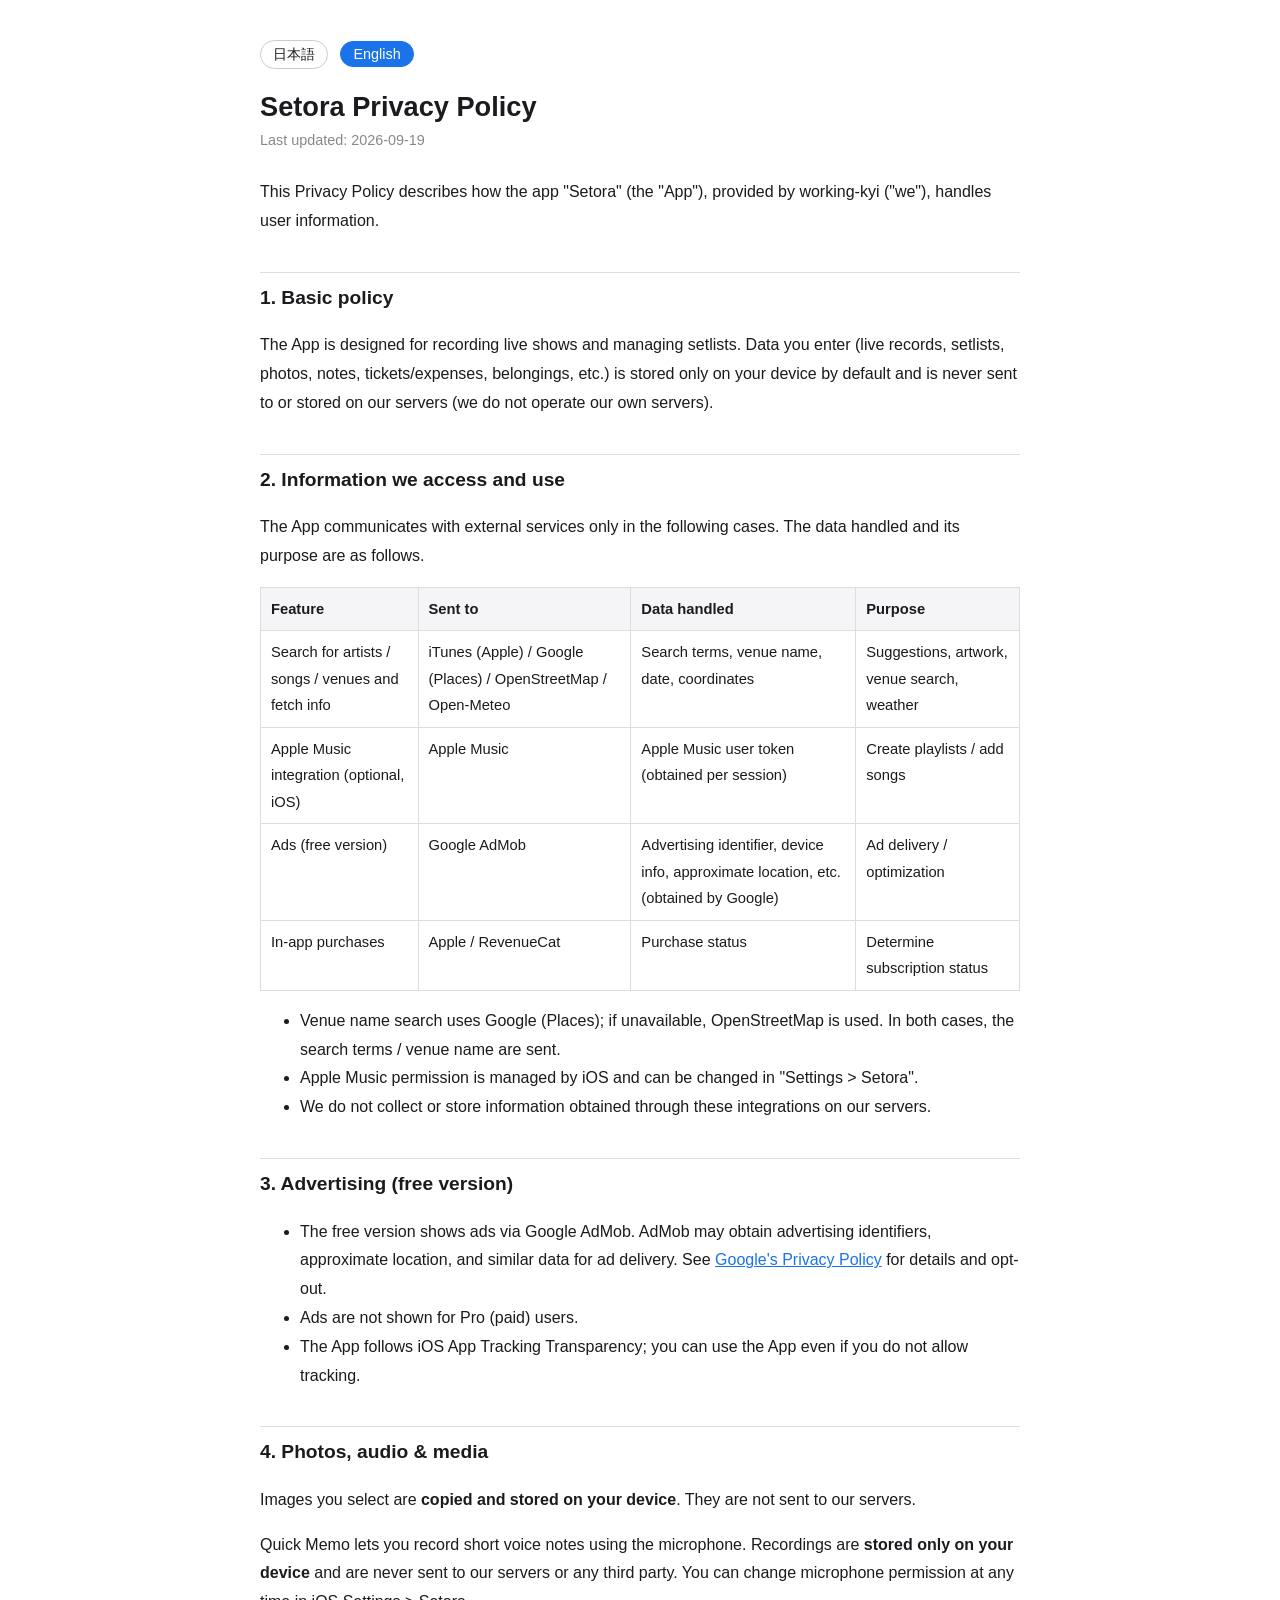
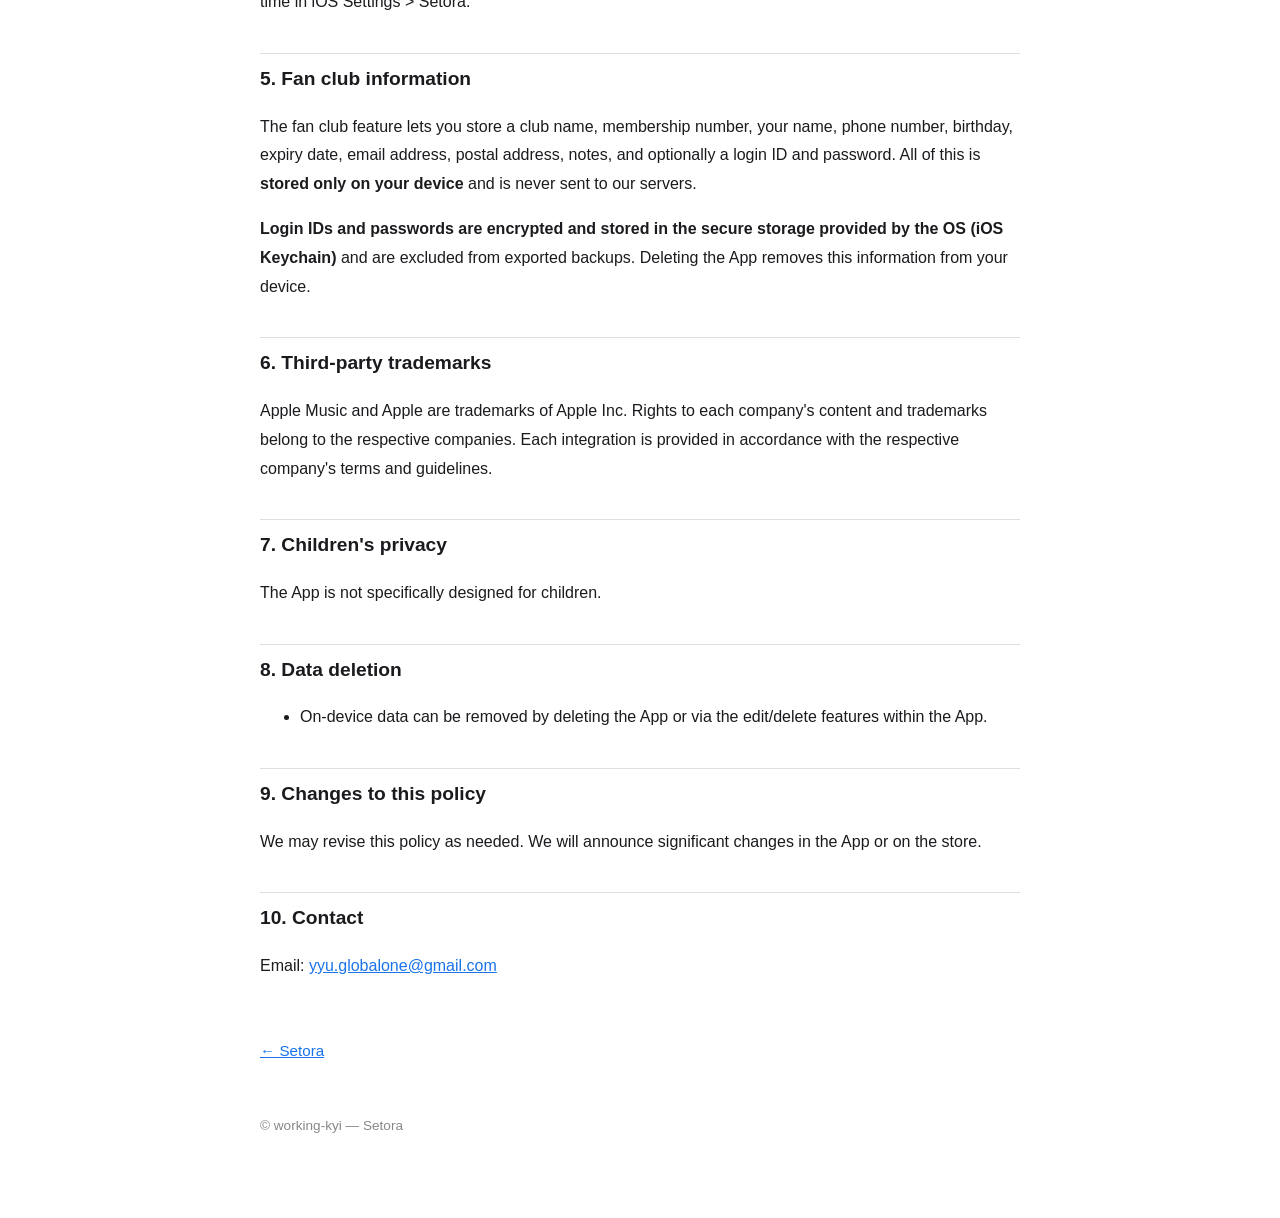
<file: setora/privacy.html>
<!DOCTYPE html>
<html lang="ja">
<head>
  <meta charset="UTF-8" />
  <meta name="viewport" content="width=device-width, initial-scale=1.0" />
  <title>プライバシーポリシー | Privacy Policy | Setora（セトラ）</title>
  <meta name="description" content="ライブ参戦記録アプリ Setora（セトラ）のプライバシーポリシー / Privacy Policy for Setora, a live show tracking app." />
  <style>
    :root { color-scheme: light dark; }
    body {
      font-family: -apple-system, BlinkMacSystemFont, "Segoe UI", "Helvetica Neue", "Hiragino Sans", "Yu Gothic", Meiryo, sans-serif;
      line-height: 1.8; margin: 0; padding: 0 20px; color: #1b1b1f; background: #ffffff;
      -webkit-text-size-adjust: 100%;
    }
    @media (prefers-color-scheme: dark) { body { color: #e6e6ea; background: #101014; } a { color: #7cc4ff; } th { background: #1b1b22 !important; } td, th { border-color: #33333c !important; } .langbtn { color:#e6e6ea; border-color:#33333c; } .langbtn.on { background:#7cc4ff; color:#101014; } }
    main { max-width: 760px; margin: 0 auto; padding: 40px 0 80px; }
    h1 { font-size: 1.7rem; line-height: 1.3; margin: 0 0 4px; }
    h2 { font-size: 1.2rem; margin: 36px 0 8px; padding-top: 8px; border-top: 1px solid rgba(128,128,128,0.25); }
    .updated { color: #888; font-size: 0.9rem; margin: 0 0 24px; }
    table { border-collapse: collapse; width: 100%; margin: 12px 0; font-size: 0.92rem; }
    th, td { border: 1px solid #ddd; padding: 8px 10px; text-align: left; vertical-align: top; }
    th { background: #f5f5f7; }
    a { color: #1a73e8; }
    .back { display: inline-block; margin-top: 40px; font-size: 0.95rem; }
    footer { margin-top: 48px; font-size: 0.85rem; color: #888; }
    .lang { margin: 0 0 20px; }
    .langbtn { display:inline-block; padding:4px 12px; margin-right:8px; border:1px solid #ccc; border-radius:999px; background:transparent; color:#1b1b1f; font-size:0.9rem; cursor:pointer; }
    .langbtn.on { background:#1a73e8; color:#fff; border-color:#1a73e8; }
  </style>
</head>
<body>
  <main>
    <div class="lang">
      <button class="langbtn" id="btn-ja" onclick="setLang('ja')">日本語</button>
      <button class="langbtn" id="btn-en" onclick="setLang('en')">English</button>
    </div>

    <!-- ============ 日本語 ============ -->
    <section id="ja">
      <h1>Setora（セトラ） プライバシーポリシー</h1>
      <p class="updated">最終更新日: 2026-09-19</p>

      <p>本ポリシーは、アプリ「Setora（セトラ）」（以下「本アプリ」）における利用者情報の取り扱いについて定めます。本アプリは working-kyi（以下「当方」）が提供します。</p>

      <h2>1. 基本方針</h2>
      <p>本アプリは、ライブ参戦の記録・セットリスト管理を目的としたアプリです。利用者が入力したデータ（ライブ記録・セットリスト・写真・感想・チケット/費用・もちもの等）は、原則として利用者の端末内にのみ保存され、当方のサーバーへ送信・保管されることはありません（当方は独自のサーバーを保有していません）。</p>

      <h2>2. 当方が取得・利用する情報</h2>
      <p>本アプリは、以下の場合に限り外部サービスと通信します。取得する情報と目的は次のとおりです。</p>
      <table>
        <thead>
          <tr><th>機能</th><th>通信先</th><th>取り扱う情報</th><th>目的</th></tr>
        </thead>
        <tbody>
          <tr><td>アーティスト/曲/会場の検索・情報取得</td><td>iTunes(Apple) / Google(Places) / OpenStreetMap / Open-Meteo</td><td>検索語・会場名・日付・座標</td><td>候補表示・ジャケット画像・会場検索・天気の取得</td></tr>
          <tr><td>Apple Music 連携（任意・iOS）</td><td>Apple Music</td><td>Apple Music のユーザートークン（その都度取得）</td><td>プレイリストの作成・曲追加</td></tr>
          <tr><td>広告（無料版）</td><td>Google AdMob</td><td>広告識別子・デバイス情報・おおよその位置等（Google が取得）</td><td>広告の配信・最適化</td></tr>
          <tr><td>アプリ内課金</td><td>Apple / RevenueCat</td><td>購入状態</td><td>課金状態の判定</td></tr>
        </tbody>
      </table>
      <ul>
        <li>会場名の検索には Google（Places）を利用し、取得できない場合は OpenStreetMap を利用します。いずれも検索語・会場名が送信されます。</li>
        <li>Apple Music の許可は iOS が管理し、「設定 ＞ Setora」で変更できます。</li>
        <li>当方は、これらの連携で取得した情報を当方サーバーに収集・保存しません。</li>
      </ul>

      <h2>3. 広告について（無料版）</h2>
      <ul>
        <li>無料版では Google AdMob による広告を表示します。AdMob は広告配信のため、広告識別子・おおよその位置等を取得する場合があります。詳細・オプトアウトは <a href="https://policies.google.com/privacy" target="_blank" rel="noopener">Google のプライバシーポリシー</a> をご確認ください。</li>
        <li>課金（pro）をご利用の場合、広告は表示されません。</li>
        <li>本アプリはトラッキングに関する許可（iOS の App Tracking Transparency）に従い、許可しない場合でも本アプリはご利用いただけます。</li>
      </ul>

      <h2>4. 写真・音声・メディア</h2>
      <p>ライブ画像やカバー写真は、利用者が選択した画像を<strong>端末内にコピーして保存</strong>します。当方サーバーへの送信は行いません。</p>

      <p>クイックメモでは、マイクを使用して短い音声メモを録音できます。録音した音声も<strong>端末内にのみ保存</strong>され、当方のサーバーや第三者へ送信されることはありません。マイクの許可は iOS の「設定 ＞ Setora」でいつでも変更できます。</p>

            <h2>5. ファンクラブ情報について</h2>
            <p>ファンクラブ管理機能では、FC名・会員番号・氏名・電話番号・誕生日・有効期限・メールアドレス・住所・メモ、および任意でログインIDとパスワードを保存できます。これらはすべて<strong>利用者の端末内にのみ保存</strong>され、当方のサーバーへ送信されることはありません。</p>
            <p><strong>ログインIDとパスワードは、OSが提供する安全な保管領域（iOS: キーチェーン）に暗号化して保存</strong>し、バックアップの書き出しには含めません。アプリを削除すると、これらの情報も端末から削除されます。</p>
      
            <h2>6. 第三者サービスの商標・権利</h2>
      <p>Apple Music・Apple は Apple Inc. の商標です。各社のコンテンツ・商標の権利は各社に帰属します。各連携機能は、各社の利用規約・ガイドラインに従って提供されます。</p>

      <h2>7. 子どものプライバシー</h2>
      <p>本アプリは特に子ども向けに設計されたものではありません。</p>

      <h2>8. データの削除</h2>
      <ul>
        <li>端末内データはアプリの削除、または各編集/削除機能で消去できます。</li>
      </ul>

      <h2>9. ポリシーの変更</h2>
      <p>本ポリシーは必要に応じて改定します。重要な変更がある場合はアプリ内またはストアでお知らせします。</p>

      <h2>10. お問い合わせ</h2>
      <p>連絡先: <a href="mailto:yyu.globalone@gmail.com">yyu.globalone@gmail.com</a></p>
    </section>

    <!-- ============ English ============ -->
    <section id="en" style="display:none">
      <h1>Setora Privacy Policy</h1>
      <p class="updated">Last updated: 2026-09-19</p>

      <p>This Privacy Policy describes how the app "Setora" (the "App"), provided by working-kyi ("we"), handles user information.</p>

      <h2>1. Basic policy</h2>
      <p>The App is designed for recording live shows and managing setlists. Data you enter (live records, setlists, photos, notes, tickets/expenses, belongings, etc.) is stored only on your device by default and is never sent to or stored on our servers (we do not operate our own servers).</p>

      <h2>2. Information we access and use</h2>
      <p>The App communicates with external services only in the following cases. The data handled and its purpose are as follows.</p>
      <table>
        <thead>
          <tr><th>Feature</th><th>Sent to</th><th>Data handled</th><th>Purpose</th></tr>
        </thead>
        <tbody>
          <tr><td>Search for artists / songs / venues and fetch info</td><td>iTunes (Apple) / Google (Places) / OpenStreetMap / Open-Meteo</td><td>Search terms, venue name, date, coordinates</td><td>Suggestions, artwork, venue search, weather</td></tr>
          <tr><td>Apple Music integration (optional, iOS)</td><td>Apple Music</td><td>Apple Music user token (obtained per session)</td><td>Create playlists / add songs</td></tr>
          <tr><td>Ads (free version)</td><td>Google AdMob</td><td>Advertising identifier, device info, approximate location, etc. (obtained by Google)</td><td>Ad delivery / optimization</td></tr>
          <tr><td>In-app purchases</td><td>Apple / RevenueCat</td><td>Purchase status</td><td>Determine subscription status</td></tr>
        </tbody>
      </table>
      <ul>
        <li>Venue name search uses Google (Places); if unavailable, OpenStreetMap is used. In both cases, the search terms / venue name are sent.</li>
        <li>Apple Music permission is managed by iOS and can be changed in "Settings &gt; Setora".</li>
        <li>We do not collect or store information obtained through these integrations on our servers.</li>
      </ul>

      <h2>3. Advertising (free version)</h2>
      <ul>
        <li>The free version shows ads via Google AdMob. AdMob may obtain advertising identifiers, approximate location, and similar data for ad delivery. See <a href="https://policies.google.com/privacy" target="_blank" rel="noopener">Google's Privacy Policy</a> for details and opt-out.</li>
        <li>Ads are not shown for Pro (paid) users.</li>
        <li>The App follows iOS App Tracking Transparency; you can use the App even if you do not allow tracking.</li>
      </ul>

      <h2>4. Photos, audio &amp; media</h2>
      <p>Images you select are <strong>copied and stored on your device</strong>. They are not sent to our servers.</p>

      <p>Quick Memo lets you record short voice notes using the microphone. Recordings are <strong>stored only on your device</strong> and are never sent to our servers or any third party. You can change microphone permission at any time in iOS Settings &gt; Setora.</p>

            <h2>5. Fan club information</h2>
            <p>The fan club feature lets you store a club name, membership number, your name, phone number, birthday, expiry date, email address, postal address, notes, and optionally a login ID and password. All of this is <strong>stored only on your device</strong> and is never sent to our servers.</p>
            <p><strong>Login IDs and passwords are encrypted and stored in the secure storage provided by the OS (iOS Keychain)</strong> and are excluded from exported backups. Deleting the App removes this information from your device.</p>
      
            <h2>6. Third-party trademarks</h2>
      <p>Apple Music and Apple are trademarks of Apple Inc. Rights to each company's content and trademarks belong to the respective companies. Each integration is provided in accordance with the respective company's terms and guidelines.</p>

      <h2>7. Children's privacy</h2>
      <p>The App is not specifically designed for children.</p>

      <h2>8. Data deletion</h2>
      <ul>
        <li>On-device data can be removed by deleting the App or via the edit/delete features within the App.</li>
      </ul>

      <h2>9. Changes to this policy</h2>
      <p>We may revise this policy as needed. We will announce significant changes in the App or on the store.</p>

      <h2>10. Contact</h2>
      <p>Email: <a href="mailto:yyu.globalone@gmail.com">yyu.globalone@gmail.com</a></p>
    </section>

    <a class="back" href="./">← Setora</a>
    <footer>© working-kyi — Setora</footer>
  </main>

  <script>
    function setLang(l) {
      document.getElementById('ja').style.display = (l === 'ja') ? 'block' : 'none';
      document.getElementById('en').style.display = (l === 'en') ? 'block' : 'none';
      document.getElementById('btn-ja').classList.toggle('on', l === 'ja');
      document.getElementById('btn-en').classList.toggle('on', l === 'en');
      document.documentElement.lang = l;
    }
    (function () {
      var l = (navigator.language || 'ja').toLowerCase().indexOf('en') === 0 ? 'en' : 'ja';
      setLang(l);
    })();
  </script>
</body>
</html>
</file>
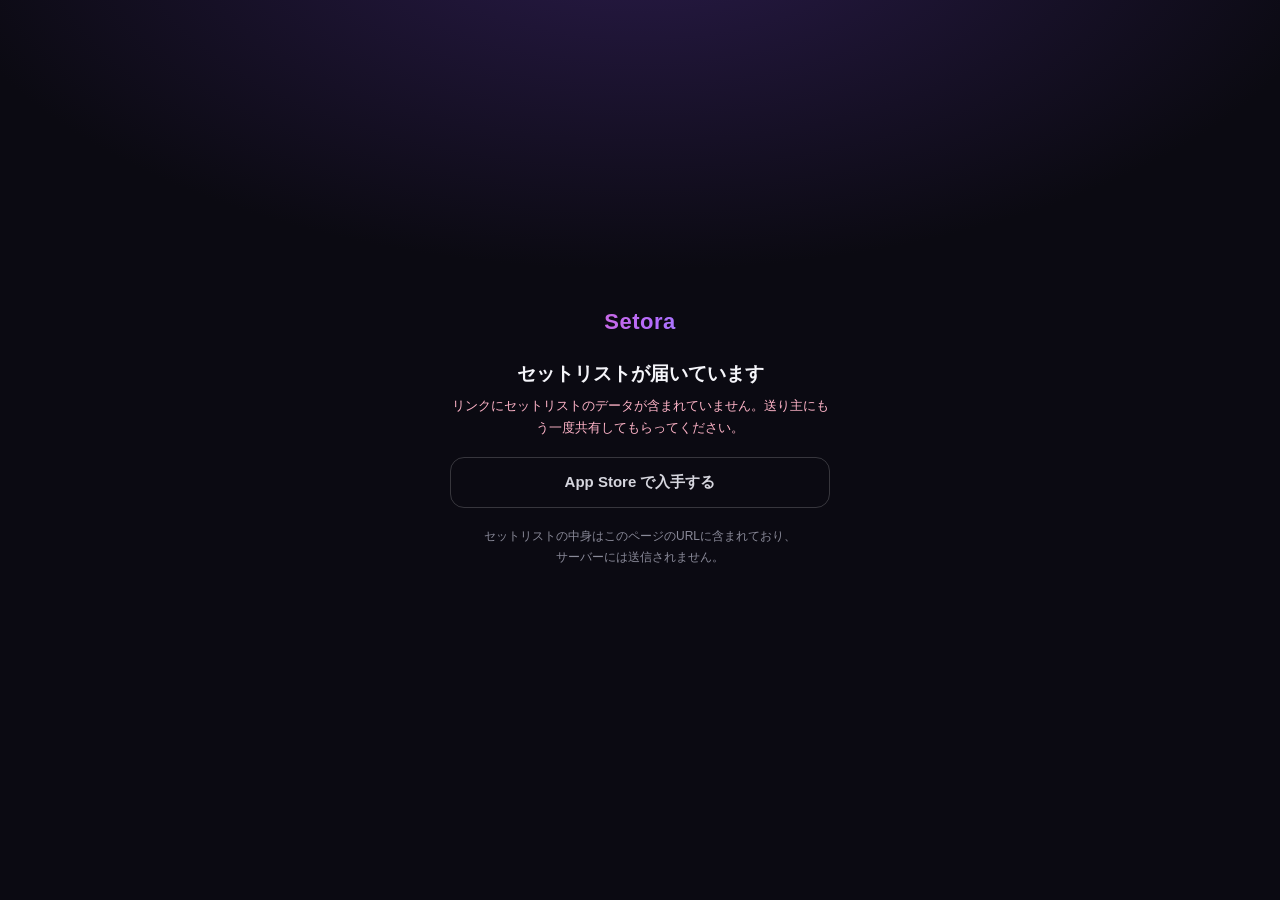
<file: setora/s.html>
<!DOCTYPE html>
<html lang="ja">
<head>
<meta charset="utf-8">
<meta name="viewport" content="width=device-width, initial-scale=1">
<title>セットリストを受け取る | Setora</title>
<meta name="robots" content="noindex">
<!--
  セトリ共有リンク／QRの着地ページ。
  データは URL の # 以降にあり、**サーバーへは送られない**（このページ内だけで扱う）。
  ここから setora:// スキームでアプリを開く。アプリが無ければ App Store へ案内する。
  ※ Universal Links を設定すれば Safari を経由せず直接アプリが開くようになる（未設定）。
-->
<style>
  :root { color-scheme: dark; }
  * { box-sizing: border-box; }
  body {
    margin: 0; min-height: 100vh; display: flex; align-items: center; justify-content: center;
    background: radial-gradient(1200px 600px at 50% -10%, #2a1b4a 0%, #0b0a12 60%);
    color: #f5f5fa; padding: 24px;
    font-family: -apple-system, BlinkMacSystemFont, "Hiragino Sans", "Noto Sans JP", sans-serif;
  }
  .card { width: 100%; max-width: 380px; text-align: center; }
  .brand { font-size: 22px; font-weight: 800; letter-spacing: .5px;
    background: linear-gradient(100deg, #ff5f9e, #b36cff 55%, #5ad1e6);
    -webkit-background-clip: text; background-clip: text; color: transparent; margin-bottom: 26px; }
  h1 { font-size: 19px; margin: 0 0 8px; }
  p { color: #b9b9c6; font-size: 14px; line-height: 1.7; margin: 0 0 24px; }
  .btn { display: block; width: 100%; padding: 15px; border-radius: 14px; font-weight: 700;
    font-size: 15px; text-decoration: none; margin-bottom: 12px; }
  .primary { background: linear-gradient(100deg, #b36cff, #ff5f9e); color: #fff; }
  .ghost { border: 1px solid rgba(255,255,255,.18); color: #d6d6de; }
  .note { font-size: 12px; color: #8a8a99; margin-top: 18px; line-height: 1.7; }
  .err { display: none; color: #ffb4c8; font-size: 13px; margin-bottom: 18px; }
</style>
</head>
<body>
  <div class="card">
    <div class="brand">Setora</div>
    <h1>セットリストが届いています</h1>
    <p id="lead">アプリで開くと、あなたの記録として取り込めます。</p>
    <p class="err" id="err">リンクにセットリストのデータが含まれていません。送り主にもう一度共有してもらってください。</p>
    <a class="btn primary" id="open" href="#">Setora で開く</a>
    <a class="btn ghost" href="https://apps.apple.com/jp/app/id6780333885">App Store で入手する</a>
    <p class="note">
      セットリストの中身はこのページのURLに含まれており、<br>サーバーには送信されません。
    </p>
  </div>
<script>
  (function () {
    var hash = location.hash ? location.hash.slice(1) : "";
    var open = document.getElementById("open");
    if (!hash) {
      document.getElementById("lead").style.display = "none";
      document.getElementById("err").style.display = "block";
      open.style.display = "none";
      return;
    }
    // ⚠️ アプリ側の実在ルート名 + クエリで渡す。存在しないパスだとアプリ未起動からの起動が
    //    スプラッシュのまま止まる（expo-router がルートを解決できないため）。
    var appUrl = "setora://import-setlist?payload=" + hash;
    var storeUrl = "https://apps.apple.com/jp/app/id6780333885";
    open.setAttribute("href", appUrl);

    // ⚠️ **読み込み時に自動で setora:// へ飛ばしてはいけない。**
    //    アプリ未インストールの端末では iOS がスキームを処理できず、
    //    何も押していないのに「ページを開けません。アドレスが無効です。」が出る。
    //    セトリを受け取る人はアプリを持っていないことが多い＝この導線で一番見られる画面なので、
    //    **タップされたときだけ**開きにいき、開けなければ App Store へ送る。
    var left = false;
    var markLeft = function () { left = true; };
    // アプリが開くと Safari はバックグラウンドへ回る。それを検知してフォールバックを止める
    document.addEventListener("visibilitychange", function () { if (document.hidden) markLeft(); });
    window.addEventListener("pagehide", markLeft);
    window.addEventListener("blur", markLeft);

    open.addEventListener("click", function (e) {
      e.preventDefault();
      left = false;
      location.href = appUrl;
      // 1.5秒たってもこのページが前面のまま＝アプリが無い。ストアへ案内する
      setTimeout(function () {
        if (!left && !document.hidden) location.href = storeUrl;
      }, 1500);
    });
  })();
</script>
</body>
</html>
</file>
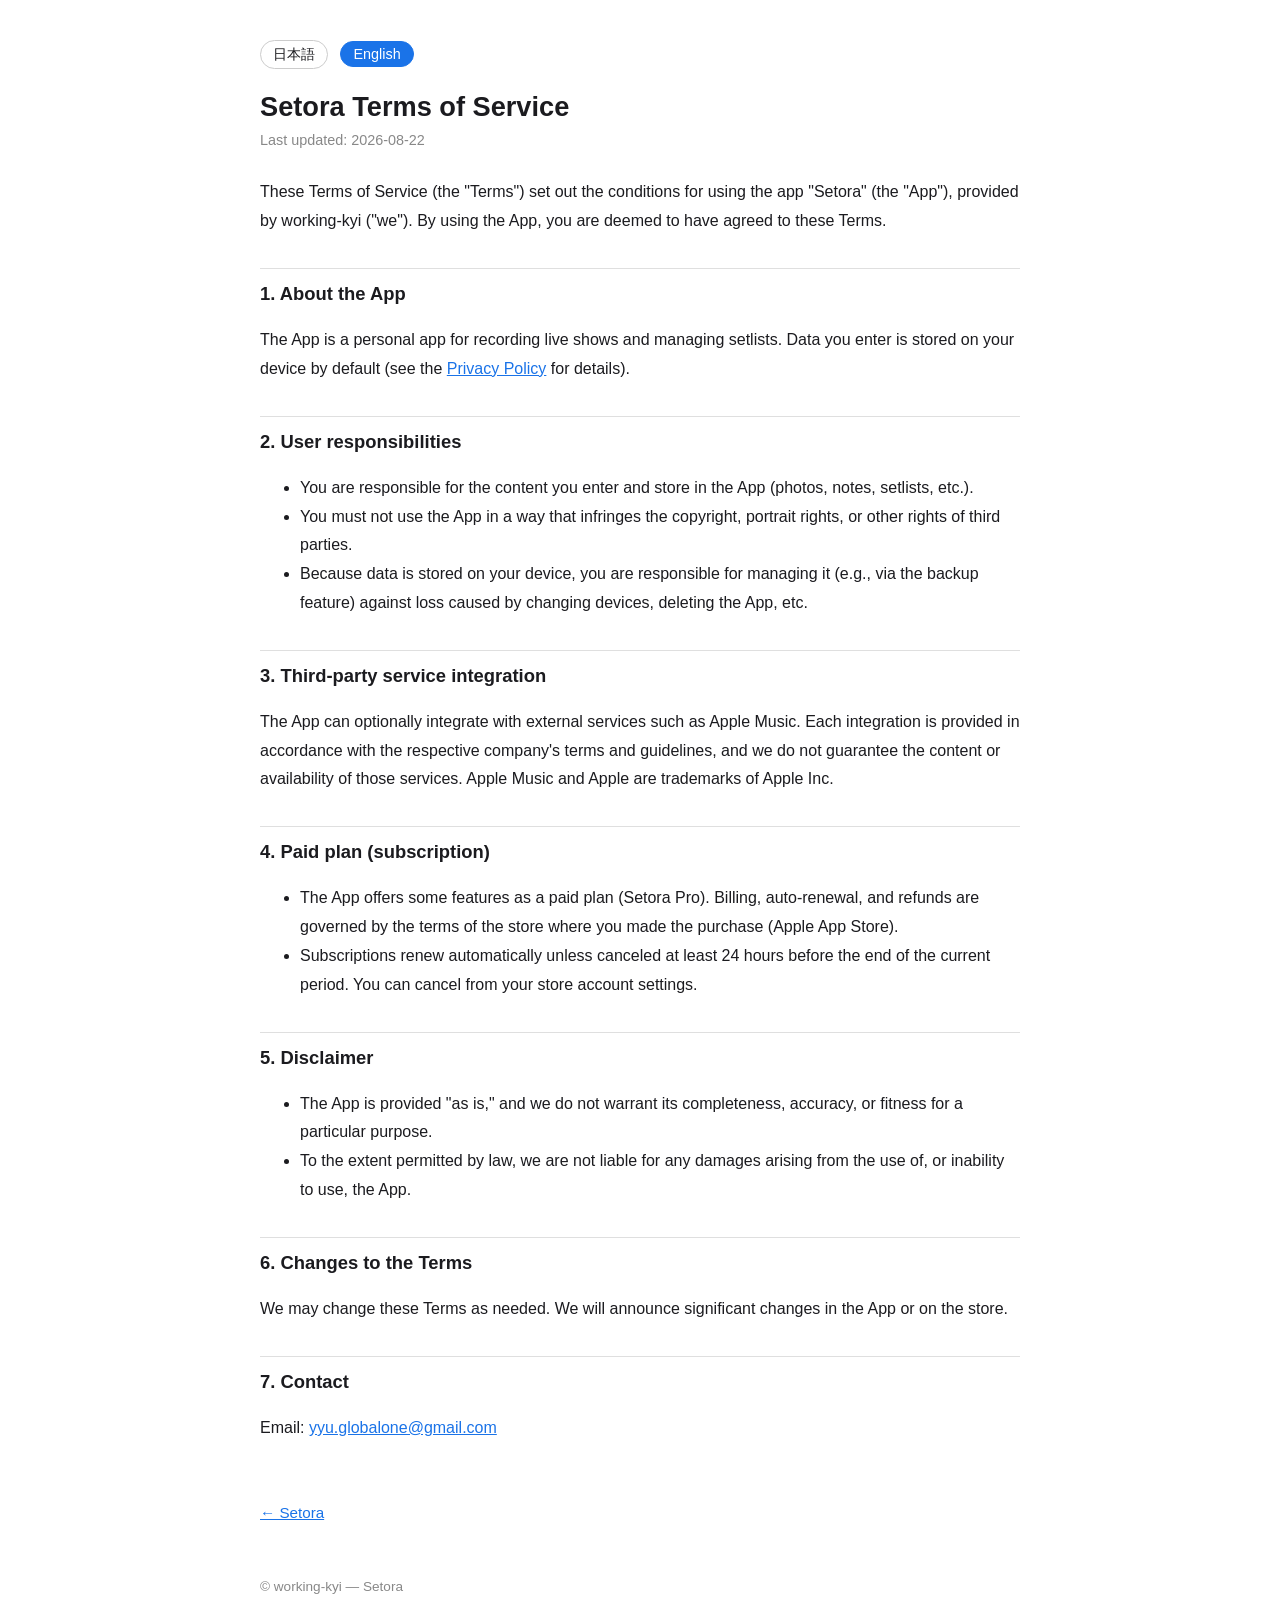
<file: setora/terms.html>
<!DOCTYPE html>
<html lang="ja">
<head>
  <meta charset="UTF-8" />
  <meta name="viewport" content="width=device-width, initial-scale=1.0" />
  <title>利用規約 | Terms of Service | Setora（セトラ）</title>
  <meta name="description" content="ライブ参戦記録アプリ Setora（セトラ）の利用規約 / Terms of Service for Setora, a live show tracking app." />
  <style>
    :root { color-scheme: light dark; }
    body {
      font-family: -apple-system, BlinkMacSystemFont, "Segoe UI", "Helvetica Neue", "Hiragino Sans", "Yu Gothic", Meiryo, sans-serif;
      line-height: 1.8; margin: 0; padding: 0 20px; color: #1b1b1f; background: #ffffff;
      -webkit-text-size-adjust: 100%;
    }
    @media (prefers-color-scheme: dark) { body { color: #e6e6ea; background: #101014; } a { color: #7cc4ff; } .langbtn { color:#e6e6ea; border-color:#33333c; } .langbtn.on { background:#7cc4ff; color:#101014; } }
    main { max-width: 760px; margin: 0 auto; padding: 40px 0 80px; }
    h1 { font-size: 1.7rem; line-height: 1.3; margin: 0 0 4px; }
    h2 { font-size: 1.15rem; margin: 32px 0 8px; padding-top: 8px; border-top: 1px solid rgba(128,128,128,0.25); }
    .updated { color: #888; font-size: 0.9rem; margin: 0 0 24px; }
    a { color: #1a73e8; }
    .back { display: inline-block; margin-top: 40px; font-size: 0.95rem; }
    footer { margin-top: 48px; font-size: 0.85rem; color: #888; }
    .lang { margin: 0 0 20px; }
    .langbtn { display:inline-block; padding:4px 12px; margin-right:8px; border:1px solid #ccc; border-radius:999px; background:transparent; color:#1b1b1f; font-size:0.9rem; cursor:pointer; }
    .langbtn.on { background:#1a73e8; color:#fff; border-color:#1a73e8; }
  </style>
</head>
<body>
  <main>
    <div class="lang">
      <button class="langbtn" id="btn-ja" onclick="setLang('ja')">日本語</button>
      <button class="langbtn" id="btn-en" onclick="setLang('en')">English</button>
    </div>

    <!-- ============ 日本語 ============ -->
    <section id="ja">
      <h1>Setora（セトラ） 利用規約</h1>
      <p class="updated">最終更新日: 2026-08-22</p>

      <p>本利用規約（以下「本規約」）は、working-kyi（以下「当方」）が提供するアプリ「Setora（セトラ）」（以下「本アプリ」）の利用条件を定めるものです。利用者は本アプリを利用することで本規約に同意したものとみなされます。</p>

      <h2>1. 本アプリについて</h2>
      <p>本アプリは、ライブ参戦の記録・セットリスト管理を目的とした個人向けアプリです。利用者が入力したデータは原則として利用者の端末内に保存されます（詳細は<a href="./privacy">プライバシーポリシー</a>を参照）。</p>

      <h2>2. 利用者の責任</h2>
      <ul>
        <li>利用者は、本アプリに入力・保存する内容（写真・感想・セットリスト等）について自ら責任を負うものとします。</li>
        <li>第三者の著作権・肖像権その他の権利を侵害する態様での利用を行わないものとします。</li>
        <li>データは端末内に保存されるため、機種変更・アプリ削除等によるデータの消失について、利用者はバックアップ機能等により自己の責任で管理するものとします。</li>
      </ul>

      <h2>3. 外部サービス連携</h2>
      <p>本アプリは Apple Music 等の外部サービスと任意で連携できます。各連携は各社の利用規約・ガイドラインに従って提供され、各社サービスの内容・可用性について当方は保証しません。Apple Music・Apple は Apple Inc. の商標です。</p>

      <h2>4. 有料プラン（サブスクリプション）</h2>
      <ul>
        <li>本アプリは一部機能を有料プラン（Setora Pro）として提供します。課金・自動更新・返金は、利用者が購入した各ストア（Apple App Store）の規約に従います。</li>
        <li>サブスクリプションは、現在の期間終了の24時間以上前に解約しない限り自動更新されます。解約は各ストアのアカウント設定から行えます。</li>
      </ul>

      <h2>5. 免責事項</h2>
      <ul>
        <li>本アプリは現状有姿で提供され、当方は本アプリの完全性・正確性・特定目的への適合性を保証しません。</li>
        <li>本アプリの利用または利用不能により生じたいかなる損害についても、当方は法令上許容される範囲で責任を負いません。</li>
      </ul>

      <h2>6. 規約の変更</h2>
      <p>当方は必要に応じて本規約を変更できるものとします。重要な変更がある場合はアプリ内またはストアでお知らせします。</p>

      <h2>7. お問い合わせ</h2>
      <p>連絡先: <a href="mailto:yyu.globalone@gmail.com">yyu.globalone@gmail.com</a></p>
    </section>

    <!-- ============ English ============ -->
    <section id="en" style="display:none">
      <h1>Setora Terms of Service</h1>
      <p class="updated">Last updated: 2026-08-22</p>

      <p>These Terms of Service (the "Terms") set out the conditions for using the app "Setora" (the "App"), provided by working-kyi ("we"). By using the App, you are deemed to have agreed to these Terms.</p>

      <h2>1. About the App</h2>
      <p>The App is a personal app for recording live shows and managing setlists. Data you enter is stored on your device by default (see the <a href="./privacy">Privacy Policy</a> for details).</p>

      <h2>2. User responsibilities</h2>
      <ul>
        <li>You are responsible for the content you enter and store in the App (photos, notes, setlists, etc.).</li>
        <li>You must not use the App in a way that infringes the copyright, portrait rights, or other rights of third parties.</li>
        <li>Because data is stored on your device, you are responsible for managing it (e.g., via the backup feature) against loss caused by changing devices, deleting the App, etc.</li>
      </ul>

      <h2>3. Third-party service integration</h2>
      <p>The App can optionally integrate with external services such as Apple Music. Each integration is provided in accordance with the respective company's terms and guidelines, and we do not guarantee the content or availability of those services. Apple Music and Apple are trademarks of Apple Inc.</p>

      <h2>4. Paid plan (subscription)</h2>
      <ul>
        <li>The App offers some features as a paid plan (Setora Pro). Billing, auto-renewal, and refunds are governed by the terms of the store where you made the purchase (Apple App Store).</li>
        <li>Subscriptions renew automatically unless canceled at least 24 hours before the end of the current period. You can cancel from your store account settings.</li>
      </ul>

      <h2>5. Disclaimer</h2>
      <ul>
        <li>The App is provided "as is," and we do not warrant its completeness, accuracy, or fitness for a particular purpose.</li>
        <li>To the extent permitted by law, we are not liable for any damages arising from the use of, or inability to use, the App.</li>
      </ul>

      <h2>6. Changes to the Terms</h2>
      <p>We may change these Terms as needed. We will announce significant changes in the App or on the store.</p>

      <h2>7. Contact</h2>
      <p>Email: <a href="mailto:yyu.globalone@gmail.com">yyu.globalone@gmail.com</a></p>
    </section>

    <a class="back" href="./">← Setora</a>
    <footer>© working-kyi — Setora</footer>
  </main>

  <script>
    function setLang(l) {
      document.getElementById('ja').style.display = (l === 'ja') ? 'block' : 'none';
      document.getElementById('en').style.display = (l === 'en') ? 'block' : 'none';
      document.getElementById('btn-ja').classList.toggle('on', l === 'ja');
      document.getElementById('btn-en').classList.toggle('on', l === 'en');
      document.documentElement.lang = l;
    }
    (function () {
      var l = (navigator.language || 'ja').toLowerCase().indexOf('en') === 0 ? 'en' : 'ja';
      setLang(l);
    })();
  </script>
</body>
</html>
</file>
<file: setora/styles.css>
/* =========================================================
   Setora — 共通スタイル
   ページ間で共有（index.html / 機能ページ 等）
   デザイントークン: Sフロー(cyan→indigo→purple→pink→amber) / 白基調
   ========================================================= */

* { margin: 0; padding: 0; box-sizing: border-box; }
:root {
    --ink: #16161f;
    --ink-soft: #2b2b36;
    --muted: #6b6b75;
    --faint: #9a9aa4;
    --line: #ececf2;
    --cyan: #22D3EE;
    --indigo: #6366F1;
    --purple: #A855F7;
    --pink: #EC4899;
    --amber: #F59E0B;
    --dark: #0e0e14;
    --dark2: #16161f;
    --flow: linear-gradient(105deg,#22D3EE,#6366F1 30%,#A855F7 56%,#EC4899 80%,#F59E0B);
    --flow-v: linear-gradient(180deg,#22D3EE,#6366F1 35%,#A855F7 65%,#EC4899 85%,#F59E0B);
    --btn: linear-gradient(105deg,#7c3aed,#A855F7 55%,#EC4899);
}
html { scroll-behavior: smooth; }
body {
    font-family: 'Noto Sans JP', -apple-system, BlinkMacSystemFont, 'Hiragino Sans', sans-serif;
    line-height: 1.85;
    color: var(--ink);
    background: linear-gradient(180deg, #ffffff 0%, #f6f3fc 40%, #eef0fb 100%);
    background-attachment: fixed;
    -webkit-font-smoothing: antialiased;
    overflow-x: hidden;
}
.container { max-width: 1160px; margin: 0 auto; padding: 0 28px; }
h1, h2, h3, .jp-head { font-family: 'Zen Kaku Gothic New', 'Noto Sans JP', sans-serif; }
.grad-text {
    background: var(--flow);
    -webkit-background-clip: text; background-clip: text;
    -webkit-text-fill-color: transparent; color: transparent;
}
a { color: inherit; text-decoration: none; }
.latin { font-family: 'Sora', sans-serif; }

/* ===== Buttons ===== */
.btn {
    display: inline-flex; align-items: center; gap: 9px;
    padding: 15px 30px; border-radius: 999px; font-weight: 700; font-size: 15px;
    font-family: 'Zen Kaku Gothic New', sans-serif;
    transition: transform .16s ease, box-shadow .16s ease;
    cursor: pointer; border: none;
}
.btn-grad { background: var(--btn); color: #fff; box-shadow: 0 12px 30px rgba(168,85,247,.32); }
.btn-grad:hover { transform: translateY(-2px); box-shadow: 0 16px 38px rgba(168,85,247,.45); }
.btn-ghost { background: #fff; color: var(--ink); border: 1px solid var(--line); box-shadow: 0 2px 10px rgba(20,20,40,.05); }
.btn-ghost:hover { transform: translateY(-2px); border-color: var(--purple); }

/* hero note (App Store ボタン直下) */
.hero-note { text-align: center; color: var(--faint); font-size: 13px; margin-top: 14px; }

/* ===== Nav ===== */
.nav {
    position: sticky; top: 0; z-index: 60;
    backdrop-filter: blur(16px); background: rgba(255,255,255,.72);
    border-bottom: 1px solid rgba(20,20,40,.06);
}
.nav .inner { display: flex; align-items: center; justify-content: space-between; height: 70px; }
.brand { display: flex; align-items: center; gap: 11px; }
.brand img { width: 36px; height: 36px; border-radius: 10px; }
.brand .name { font-family: 'Sora', sans-serif; font-weight: 800; font-size: 21px; letter-spacing: 2px; }
.nav-links { display: flex; gap: 34px; font-size: 15px; font-weight: 500; color: var(--ink); font-family: 'Zen Kaku Gothic New', sans-serif; }
.nav-links a { letter-spacing: 1px; }
.nav-links a:hover { color: var(--purple); }
.nav-soon { display: inline-block; font-size: 13px; font-weight: 700; padding: 9px 20px; border-radius: 999px; position: relative; font-family: 'Zen Kaku Gothic New', sans-serif; background: #fff; transition: transform .16s ease, box-shadow .16s ease; }
.nav-soon:hover { transform: translateY(-1px); box-shadow: 0 8px 20px rgba(168,85,247,.24); }
.nav-soon::before { content:""; position:absolute; inset:0; border-radius:999px; padding:1.6px; background: var(--flow); -webkit-mask: linear-gradient(#000 0 0) content-box, linear-gradient(#000 0 0); -webkit-mask-composite: xor; mask-composite: exclude; }
.nav-soon span { background: var(--flow); -webkit-background-clip: text; background-clip: text; -webkit-text-fill-color: transparent; }

/* ===== Device frame ===== */
.device { border-radius: 38px; padding: 8px; background: linear-gradient(160deg,#23232e,#0c0c12); box-shadow: 0 34px 70px rgba(30,15,60,.28), 0 0 0 1px rgba(0,0,0,.04); }
.device img { display: block; width: 100%; border-radius: 30px; }

/* ===== HERO (1d) ===== */
.hero { position: relative; padding: 64px 0 0; overflow: hidden; }
.hero .eyebrow { text-align: center; font-family: 'Sora', sans-serif; font-weight: 700; letter-spacing: 8px; font-size: 14px; margin-bottom: 18px; }
.hero .eyebrow span { background: var(--flow); -webkit-background-clip: text; background-clip: text; -webkit-text-fill-color: transparent; }
.wordmark-wrap { position: relative; width: 100%; max-width: 920px; margin: 0 auto; }
.wordmark-wrap svg { position: absolute; inset: 0; width: 100%; height: 100%; overflow: visible; z-index: 0; }
.wordmark {
    position: relative; z-index: 1; text-align: center;
    font-family: 'Sora', sans-serif; font-weight: 800;
    font-size: clamp(88px, 16vw, 230px); line-height: 1; letter-spacing: -2px;
    background: var(--flow);
    -webkit-background-clip: text; background-clip: text; -webkit-text-fill-color: transparent;
    padding: 18px 0;
}
.hero .tagline { text-align: center; max-width: 640px; margin: 18px auto 4px; }
.hero .tagline .lead-jp { font-family: 'Zen Kaku Gothic New', sans-serif; font-weight: 700; font-size: clamp(18px, 2.4vw, 24px); color: var(--ink); }
.hero .tagline .sub { color: var(--muted); font-size: 16px; margin-top: 6px; }
.hero .hero-cta { display: flex; justify-content: center; margin-top: 26px; }
.fan { position: relative; display: flex; justify-content: center; align-items: flex-end; margin-top: 30px; padding-bottom: 10px; }
.fan .device { width: 244px; }
.fan .d-left { transform: rotate(-9deg) translateY(34px); z-index: 1; }
.fan .d-center { width: 268px; z-index: 3; transform: translateY(-6px); margin: 0 -34px; }
.fan .d-right { transform: rotate(9deg) translateY(34px); z-index: 1; }
.hero-fade { height: 90px; }

/* ===== Section frame ===== */
section { padding: 96px 0; position: relative; }
.sec-eyebrow { text-align: center; font-family: 'Sora', sans-serif; font-weight: 700; letter-spacing: 4px; font-size: 13px; margin-bottom: 14px; }
.sec-eyebrow span { background: var(--flow); -webkit-background-clip: text; background-clip: text; -webkit-text-fill-color: transparent; }
.sec-title { text-align: center; font-size: clamp(26px, 3.6vw, 38px); font-weight: 900; line-height: 1.4; margin-bottom: 16px; letter-spacing: .5px; }
.sec-sub { text-align: center; color: var(--muted); margin-bottom: 60px; font-size: 16px; }

/* ===== Problem (bridge) ===== */
.problem-grid { display: grid; grid-template-columns: repeat(3,1fr); gap: 22px; }
.p-card { background: #fff; border: 1px solid var(--line); border-radius: 22px; padding: 32px 28px; box-shadow: 0 8px 30px rgba(30,15,60,.05); transition: transform .2s ease, box-shadow .2s ease; }
.p-card:hover { transform: translateY(-4px); box-shadow: 0 16px 40px rgba(30,15,60,.1); }
.p-card .q { font-family: 'Sora',sans-serif; font-size: 40px; font-weight: 800; line-height: 1; margin-bottom: 14px; background: var(--flow); -webkit-background-clip: text; background-clip: text; -webkit-text-fill-color: transparent; opacity: .8; }
.p-card h3 { font-size: 18px; margin-bottom: 10px; }
.p-card p { color: var(--muted); font-size: 14.5px; }

/* ===== 機能 (1a style intro) ===== */
.feat { background: linear-gradient(180deg,#ffffff,#faf7ff); border-top: 1px solid var(--line); border-bottom: 1px solid var(--line); overflow: hidden; }
.a-hero { display: grid; grid-template-columns: 1.02fr .98fr; gap: 40px; align-items: center; position: relative; margin-bottom: 96px; }
.a-pill { display: inline-block; font-size: 13px; font-weight: 700; padding: 8px 18px; border-radius: 999px; margin-bottom: 22px; color: var(--purple); background: #f0e9ff; font-family: 'Zen Kaku Gothic New',sans-serif; }
.a-hero h2 { font-size: clamp(30px, 4.4vw, 50px); font-weight: 900; line-height: 1.28; letter-spacing: 1px; margin-bottom: 22px; }
.a-hero p { color: var(--muted); font-size: 16px; max-width: 480px; }
.a-visual { position: relative; min-height: 420px; }
.a-visual .device { width: 280px; margin-left: auto; position: relative; z-index: 2; }
.orb { position: absolute; border-radius: 50%; filter: blur(2px); z-index: 1; }
.orb-blue { width: 90px; height: 90px; background: radial-gradient(circle at 35% 30%, #7dd3fc, #3b82f6); top: 30px; left: 6%; box-shadow: 0 20px 40px rgba(59,130,246,.35); }
.orb-amber { width: 54px; height: 54px; background: radial-gradient(circle at 35% 30%, #fcd34d, #f59e0b); top: -6px; right: 16%; box-shadow: 0 16px 30px rgba(245,158,11,.4); }
.orb-pink { width: 320px; height: 320px; background: radial-gradient(circle at 40% 35%, rgba(236,72,153,.55), rgba(245,158,11,.18) 55%, transparent 72%); bottom: -60px; right: -30px; filter: blur(14px); z-index: 0; }
.orb-purple { width: 26px; height: 26px; background: radial-gradient(circle at 35% 30%, #c084fc, #a855f7); bottom: 90px; right: -8px; }

/* feature grid */
.features { display: grid; grid-template-columns: repeat(3,1fr); gap: 20px; }
.feature { background: #fff; border: 1px solid var(--line); border-radius: 20px; padding: 30px 26px; transition: transform .2s ease, box-shadow .2s ease, border-color .2s ease; box-shadow: 0 6px 24px rgba(30,15,60,.04); }
.feature:hover { transform: translateY(-5px); box-shadow: 0 16px 40px rgba(30,15,60,.1); border-color: #e3d8fb; }
.feature .ico { font-size: 30px; display: block; margin-bottom: 14px; }
.feature h3 { font-size: 17px; margin-bottom: 8px; }
.feature p { color: var(--muted); font-size: 14.5px; }

/* ticket-stub feature (1e) */
.ticket-row { display: grid; grid-template-columns: 1.1fr .9fr; gap: 36px; align-items: center; margin-top: 26px; }
.ticket-text .a-pill { background: #fdeaf3; color: var(--pink); }
.ticket-text h3 { font-size: clamp(24px, 3.2vw, 32px); font-weight: 900; line-height: 1.35; margin-bottom: 14px; }
.ticket-text p { color: var(--muted); font-size: 15.5px; max-width: 440px; }
.stub {
    position: relative; display: grid; grid-template-columns: 1fr 150px;
    background: linear-gradient(160deg,#1b1430,#2a1346); color: #fff;
    border-radius: 20px; overflow: hidden; min-height: 240px;
    box-shadow: 0 30px 60px rgba(40,15,80,.35);
}
.stub .main { padding: 30px 28px; }
.stub .admit { font-family: 'Sora',sans-serif; letter-spacing: 4px; font-size: 12px; color: rgba(255,255,255,.55); margin-bottom: 14px; }
.stub .big { font-family: 'Sora',sans-serif; font-weight: 800; font-size: 34px; letter-spacing: 2px; }
.stub .small { color: rgba(255,255,255,.55); font-size: 13px; margin-top: 4px; letter-spacing: 1px; }
.stub .barcode { margin-top: 28px; height: 46px; width: 150px; background: repeating-linear-gradient(90deg,#fff 0 2px, transparent 2px 3px, #fff 3px 6px, transparent 6px 9px); border-radius: 3px; }
.stub .no { position: absolute; left: 28px; bottom: 22px; color: rgba(255,255,255,.5); font-family: 'Sora',sans-serif; font-size: 12px; letter-spacing: 1px; }
.stub .perf { border-left: 2px dashed rgba(255,255,255,.28); display: flex; align-items: center; justify-content: center; background: linear-gradient(160deg,#231138,#34185a); }
.stub .perf .seal { width: 70px; height: 70px; border-radius: 50%; background: var(--flow); display: flex; align-items: center; justify-content: center; font-size: 30px; box-shadow: 0 0 30px rgba(168,85,247,.6); }
.stub::before, .stub::after { content: ""; position: absolute; right: 142px; width: 18px; height: 18px; border-radius: 50%; background: linear-gradient(180deg,#ffffff,#faf7ff); }
.stub::before { top: -9px; } .stub::after { bottom: -9px; }

/* ===== 追体験 (1c) ===== */
.replay { background: linear-gradient(180deg,#f3f0fb,#eef0fb); }
.replay-grid { display: grid; grid-template-columns: 1fr 1fr; gap: 50px; align-items: center; }
.r-pill { display: inline-flex; align-items: center; gap: 7px; font-size: 13px; font-weight: 700; padding: 8px 18px; border-radius: 999px; margin-bottom: 22px; color: #0e7490; background: #cffafe; font-family: 'Zen Kaku Gothic New',sans-serif; }
.replay h2 { font-size: clamp(30px, 4.6vw, 52px); font-weight: 900; line-height: 1.25; letter-spacing: 1px; margin-bottom: 22px; }
.replay .desc { color: var(--muted); font-size: 16px; max-width: 460px; margin-bottom: 28px; }
.stats { display: flex; gap: 36px; margin-top: 30px; }
.stat .num { font-family: 'Sora',sans-serif; font-weight: 800; font-size: 30px; line-height: 1; }
.stat .num.star { background: var(--flow); -webkit-background-clip: text; background-clip:text; -webkit-text-fill-color: transparent; }
.stat .lbl { color: var(--faint); font-size: 13px; margin-top: 4px; }
.stat + .stat { padding-left: 36px; border-left: 1px solid #dcd6ee; }

.r-visual { position: relative; }
.tl-card { background: linear-gradient(170deg,#14141d,#0c0c12); border-radius: 26px; padding: 30px 30px 34px; box-shadow: 0 34px 70px rgba(30,15,60,.32); position: relative; z-index: 2; max-width: 420px; }
.tl-card .tl-label { font-family: 'Sora',sans-serif; letter-spacing: 3px; font-size: 12px; color: var(--cyan); margin-bottom: 8px; }
.tl-card .tl-title { color: #fff; font-family: 'Zen Kaku Gothic New',sans-serif; font-weight: 700; font-size: 22px; margin-bottom: 22px; }
.tl { list-style: none; position: relative; padding-left: 30px; }
.tl::before { content: ""; position: absolute; left: 6px; top: 8px; bottom: 26px; width: 3px; border-radius: 3px; background: var(--flow-v); }
.tl li { position: relative; padding: 9px 0; color: #e8e8ee; font-size: 15px; }
.tl li .d { position: absolute; left: -30px; top: 14px; width: 13px; height: 13px; border-radius: 50%; border: 2px solid #14141d; }
.tl li.mc { color: #6b6b75; font-style: italic; font-size: 13px; padding: 5px 0; }
.tl li.mc .d { background: transparent; border: none; left: -27px; top: 11px; color: #6b6b75; }
.tl li.peak { color: var(--amber); font-weight: 700; }
.tl li.peak .d { background: var(--amber); border-color: #14141d; box-shadow: 0 0 12px rgba(245,158,11,.8); width: 16px; height: 16px; left: -31px; display: flex; align-items: center; justify-content: center; }
.tl li .peak-sub { display: block; color: var(--amber); opacity: .8; font-weight: 500; font-size: 12px; letter-spacing: .5px; }
.r-phone { position: absolute; right: -10px; bottom: -40px; width: 210px; z-index: 3; }
@media (min-width: 901px) { .r-phone { right: -30px; } }

/* ===== Steps ===== */
.steps-wrap { border-top: 1px solid var(--line); }
.steps { display: grid; grid-template-columns: repeat(4,1fr); gap: 26px; }
.step { text-align: center; }
.step .device { margin-bottom: 22px; }
.step .num { display: inline-flex; align-items: center; justify-content: center; width: 36px; height: 36px; border-radius: 50%; font-family:'Sora',sans-serif; font-weight: 800; font-size: 15px; color: #fff; background: var(--btn); margin-bottom: 12px; box-shadow: 0 8px 20px rgba(168,85,247,.3); }
.step h3 { font-size: 17px; margin-bottom: 8px; }
.step p { color: var(--muted); font-size: 14px; padding: 0 4px; }

/* ===== Final CTA ===== */
.final { text-align: center; }
.final-card { position: relative; max-width: 820px; margin: 0 auto; background: #fff; border: 1px solid var(--line); border-radius: 30px; padding: 64px 30px; overflow: hidden; box-shadow: 0 30px 70px rgba(30,15,60,.1); }
.final-card::before { content: ""; position: absolute; inset: 0; z-index: 0; background: radial-gradient(closest-side at 50% 0%, rgba(168,85,247,.16), transparent 72%); }
.final-card > * { position: relative; z-index: 1; }
.final-card img { width: 88px; height: 88px; border-radius: 22px; margin-bottom: 22px; box-shadow: 0 16px 38px rgba(168,85,247,.3); }
.final-card h2 { font-size: clamp(26px, 3.6vw, 36px); font-weight: 900; margin-bottom: 14px; }
.final-card p { color: var(--muted); margin-bottom: 30px; }

/* ===== Footer ===== */
footer { border-top: 1px solid var(--line); padding: 50px 0; text-align: center; color: var(--faint); font-size: 14px; background: rgba(255,255,255,.5); }
footer .fbrand { display: inline-flex; align-items: center; gap: 10px; margin-bottom: 12px; }
footer .fbrand img { width: 30px; height: 30px; border-radius: 9px; }
footer .fbrand .name { font-family:'Sora',sans-serif; font-weight: 800; letter-spacing: 2px; color: var(--ink); font-size: 18px; }
footer .concept { color: var(--muted); margin-bottom: 18px; font-size: 13px; letter-spacing: .5px; }

/* ===== Reveal ===== */
.reveal { opacity: 0; transform: translateY(26px); transition: opacity .7s ease, transform .7s ease; }
.reveal.in { opacity: 1; transform: none; }

/* ===== Animations ===== */
@keyframes fadeUp { from { opacity: 0; transform: translateY(28px); } to { opacity: 1; transform: none; } }
@keyframes shimmer { 0% { background-position: 0 0; } 100% { background-position: 220% 0; } }
@keyframes draw { to { stroke-dashoffset: 0; } }
@keyframes dotpop { from { opacity: 0; transform: scale(0); } to { opacity: 1; transform: scale(1); } }
@keyframes dotpulse { 0%,100% { transform: scale(1); } 50% { transform: scale(1.28); } }
@keyframes floatA { 0%,100% { transform: translateY(0); } 50% { transform: translateY(-18px); } }
@keyframes floatC { 0%,100% { transform: translateY(-6px); } 50% { transform: translateY(-20px); } }
@keyframes pulseGlow { 0%,100% { opacity: .82; transform: scale(1); } 50% { opacity: 1; transform: scale(1.07); } }
@keyframes growLine { from { transform: scaleY(0); } to { transform: scaleY(1); } }
@keyframes peakGlow { 0%,100% { box-shadow: 0 0 12px rgba(245,158,11,.8); transform: scale(1); } 50% { box-shadow: 0 0 24px rgba(245,158,11,1); transform: scale(1.14); } }

/* Hero entrance (staggered) */
.hero .eyebrow { animation: fadeUp .7s cubic-bezier(.2,.7,.2,1) both .1s; }
.hero .wordmark-wrap { animation: fadeUp .9s cubic-bezier(.2,.7,.2,1) both .25s; }
.hero .tagline { animation: fadeUp .7s ease both .58s; }
.hero .hero-cta { animation: fadeUp .7s ease both .72s; }
.hero .hero-note { animation: fadeUp .7s ease both .8s; }
.hero .fan { animation: fadeUp 1s cubic-bezier(.2,.7,.2,1) both .86s; }

/* Flowing gradient */
.wordmark { background-size: 220% 100%; animation: shimmer 7s linear infinite; }
.grad-text, .nav-soon span, .eyebrow span, .sec-eyebrow span { background-size: 200% 100%; animation: shimmer 9s linear infinite; }

/* S-flow curve draw + dots */
.wordmark-wrap svg path { stroke-dasharray: 1500; stroke-dashoffset: 1500; animation: draw 2s ease forwards .5s; }
.wordmark-wrap svg circle { opacity: 0; transform-box: fill-box; transform-origin: center; }
.wordmark-wrap svg .dot-c { animation: dotpop .5s ease forwards 1.9s, dotpulse 2.8s ease-in-out infinite 2.5s; }
.wordmark-wrap svg .dot-a { animation: dotpop .5s ease forwards 2.2s, dotpulse 2.8s ease-in-out infinite 2.9s; }

/* Floating phones */
.fan .d-center { animation: floatC 6s ease-in-out infinite; }
.a-visual .device { animation: floatA 7s ease-in-out infinite; }

/* Floating orbs */
.orb-blue { animation: floatA 5s ease-in-out infinite; }
.orb-amber { animation: floatA 4.2s ease-in-out infinite .4s; }
.orb-purple { animation: floatA 6s ease-in-out infinite .8s; }
.orb-pink { animation: pulseGlow 7s ease-in-out infinite; }

/* Timeline draw on scroll (1c) */
.tl::before { transform: scaleY(0); transform-origin: top; }
.tl li .d { opacity: 0; }
.r-visual.in .tl::before { animation: growLine .9s ease forwards .15s; }
.r-visual.in .tl li .d { animation: dotpop .45s ease both; }
.r-visual.in .tl li:nth-child(1) .d { animation-delay: .35s; }
.r-visual.in .tl li:nth-child(2) .d { animation-delay: .5s; }
.r-visual.in .tl li:nth-child(3) .d { animation-delay: .65s; }
.r-visual.in .tl li:nth-child(4) .d { animation-delay: .8s; }
.r-visual.in .tl li:nth-child(5) .d { animation-delay: .95s; }
.r-visual.in .tl li.peak .d { animation: dotpop .45s ease both 1.1s, peakGlow 2.2s ease-in-out infinite 1.7s; }

@media (prefers-reduced-motion: reduce) {
    *, *::before, *::after { animation: none !important; transition: none !important; }
    .reveal { opacity: 1 !important; transform: none !important; }
    .tl::before { transform: scaleY(1) !important; }
    .tl li .d, .wordmark-wrap svg circle { opacity: 1 !important; transform: none !important; }
    .wordmark-wrap svg path { stroke-dashoffset: 0 !important; }
}

@media (max-width: 900px) {
    .nav-links { display: none; }
    .fan .device { width: 180px; }
    .fan .d-center { width: 196px; margin: 0 -26px; }
    .a-hero, .replay-grid, .ticket-row { grid-template-columns: 1fr; gap: 36px; }
    .a-visual { min-height: 360px; }
    .a-visual .device { margin: 0 auto; }
    .steps { grid-template-columns: repeat(2,1fr); gap: 40px 22px; }
    .r-phone { position: static; width: 200px; margin: -10px auto 0; display: block; }
    .tl-card { max-width: 100%; }
}
@media (max-width: 600px) {
    section { padding: 70px 0; }
    .problem-grid, .features { grid-template-columns: 1fr; }
    .steps { grid-template-columns: 1fr; }
    .fan { transform: scale(.96); }
    .fan .d-left, .fan .d-right { transform: rotate(0) translateY(0); }
    .fan .d-left { display: none; } .fan .d-right { display: none; }
    .fan .d-center { margin: 0; width: 230px; }
    .stub { grid-template-columns: 1fr 110px; }
    .stub::before, .stub::after { right: 102px; }
    .stats { gap: 20px; flex-wrap: wrap; }
    .stat + .stat { padding-left: 20px; }
    .a-hero h2 { text-align: center; } .a-pill { display: inline-block; }
    .a-hero .text-col, .replay .text-col, .ticket-text { text-align: center; }
    .a-hero p, .replay .desc, .ticket-text p { margin-left: auto; margin-right: auto; }
    .stats { justify-content: center; }
}


/* =========================================================
   以下、機能セクション（旧 features.css を統合）
   ========================================================= */
/* =========================================================
   Setora — 機能ページ固有スタイル（features.html 用）
   styles.css（共通トークン/ナビ/ボタン/端末/タイムライン/演出）を
   読み込んだ上で追加で読み込む。
   ========================================================= */

/* ===== 共通ヘルパ ===== */
.store-btns { display: flex; gap: 12px; flex-wrap: wrap; }
.store-btn {
    display: inline-flex; align-items: center; gap: 10px;
    padding: 12px 22px; border-radius: 12px; background: #000; color: #fff;
    cursor: pointer; box-shadow: 0 8px 22px rgba(0,0,0,.22);
    transition: transform .16s ease, box-shadow .16s ease;
}
.store-btn:hover { transform: translateY(-2px); box-shadow: 0 14px 32px rgba(0,0,0,.34); }
.store-btn svg { width: 22px; height: 22px; fill: #fff; flex-shrink: 0; }
.store-btn .lbl { display: flex; flex-direction: column; line-height: 1.05; text-align: left; }
.store-btn .lbl small { font-size: 10px; font-weight: 500; opacity: .85; }
.store-btn .lbl b { font-family: 'Sora', sans-serif; font-size: 16px; font-weight: 700; }
.nav .store-btns .store-btn { padding: 8px 14px; }
.nav .store-btn .lbl small { font-size: 9px; }
.nav .store-btn .lbl b { font-size: 13px; }

/* gradient icon tiles */
.fi { width: 46px; height: 46px; border-radius: 13px; display: inline-flex; align-items: center; justify-content: center; flex-shrink: 0; box-shadow: 0 8px 20px rgba(120,60,180,.22); }
.fi svg { width: 24px; height: 24px; stroke: #fff; fill: none; stroke-width: 2; stroke-linecap: round; stroke-linejoin: round; }
.g-cyan   { background: linear-gradient(135deg,#22D3EE,#6366F1); }
.g-indigo { background: linear-gradient(135deg,#6366F1,#A855F7); }
.g-purple { background: linear-gradient(135deg,#A855F7,#EC4899); }
.g-pink   { background: linear-gradient(135deg,#EC4899,#F59E0B); }
.g-green  { background: linear-gradient(135deg,#22C55E,#22D3EE); }
.g-amber  { background: linear-gradient(135deg,#F59E0B,#EC4899); }

/* ===== Features hero ===== */
.feat-hero { position: relative; padding: 80px 0 96px; text-align: center; overflow: hidden; background: linear-gradient(180deg,#ffffff,#faf8ff); border-bottom: 1px solid var(--line); }
.feat-hero .blob { position: absolute; border-radius: 50%; filter: blur(20px); z-index: 0; }
.feat-hero .blob-1 { width: 460px; height: 460px; background: radial-gradient(circle at 40% 35%, rgba(236,72,153,.28), rgba(245,158,11,.16) 55%, transparent 72%); top: -120px; right: -120px; }
.feat-hero .blob-2 { width: 380px; height: 380px; background: radial-gradient(circle at 40% 35%, rgba(34,211,238,.26), rgba(99,102,241,.14) 55%, transparent 72%); bottom: -160px; left: -130px; }
.feat-hero .inner { position: relative; z-index: 1; }
.feat-hero .pill { display: inline-block; font-size: 13px; font-weight: 700; padding: 8px 18px; border-radius: 999px; margin-bottom: 24px; color: var(--purple); background: #f0e9ff; font-family: 'Zen Kaku Gothic New',sans-serif; }
.feat-hero h1 { font-size: clamp(32px, 5.2vw, 60px); font-weight: 900; line-height: 1.3; letter-spacing: 1px; margin-bottom: 22px; }
.feat-hero .sub { color: var(--muted); font-size: 16px; max-width: 640px; margin: 0 auto 30px; }
.chips { display: flex; gap: 12px; flex-wrap: wrap; justify-content: center; }
.chip { display: inline-flex; align-items: center; gap: 7px; font-size: 13.5px; font-weight: 700; padding: 10px 18px; border-radius: 999px; background: #fff; border: 1px solid var(--line); color: var(--ink-soft); box-shadow: 0 4px 14px rgba(30,15,60,.05); font-family: 'Zen Kaku Gothic New',sans-serif; }

/* ===== Numbered feature section ===== */
.fsec { overflow: hidden; }
.fsec.tint-white  { background: #fff; }
.fsec.tint-pink   { background: linear-gradient(180deg,#ffffff,#fdf2f8); }
.fsec.tint-purple { background: linear-gradient(180deg,#faf8ff,#ffffff); }
.fsec.tint-cyan   { background: linear-gradient(180deg,#ffffff,#f3fbfd); }
.fsec-grid { display: grid; grid-template-columns: 1fr 1fr; gap: 64px; align-items: center; }
.fsec-grid.reverse .fsec-text { order: 2; }
.fsec-num { font-family: 'Sora',sans-serif; font-weight: 700; letter-spacing: 3px; font-size: 13px; margin-bottom: 18px; background: var(--flow); -webkit-background-clip: text; background-clip: text; -webkit-text-fill-color: transparent; }
.fsec-text h2 { font-size: clamp(28px, 3.8vw, 40px); font-weight: 900; line-height: 1.32; letter-spacing: .5px; margin-bottom: 20px; }
.fsec-text > p { color: var(--muted); font-size: 15.5px; max-width: 480px; }
.fsec-text strong { color: var(--ink); font-weight: 700; }

/* checklist */
.checklist { list-style: none; margin-top: 26px; display: grid; gap: 12px; }
.checklist li { display: flex; align-items: center; gap: 12px; font-size: 15px; font-weight: 500; }
.checklist .ck { width: 22px; height: 22px; border-radius: 50%; background: var(--flow); display: inline-flex; align-items: center; justify-content: center; flex-shrink: 0; }
.checklist .ck svg { width: 12px; height: 12px; stroke: #fff; stroke-width: 3; fill: none; stroke-linecap: round; stroke-linejoin: round; }

/* small chips row */
.minichips { display: flex; gap: 10px; flex-wrap: wrap; margin-top: 26px; }
.minichip { font-size: 13px; font-weight: 700; padding: 9px 16px; border-radius: 999px; background: #fff; border: 1px solid var(--line); color: var(--ink-soft); box-shadow: 0 3px 10px rgba(30,15,60,.05); font-family: 'Zen Kaku Gothic New',sans-serif; }

/* icon-label chips (06 all in one) */
.iconchips { display: grid; grid-template-columns: 1fr 1fr; gap: 14px; margin-top: 28px; max-width: 440px; }
.iconchip { display: flex; align-items: center; gap: 13px; background: #fff; border: 1px solid var(--line); border-radius: 14px; padding: 12px 16px; font-weight: 700; box-shadow: 0 4px 14px rgba(30,15,60,.05); }
.iconchip .fi { width: 38px; height: 38px; border-radius: 11px; }
.iconchip .fi svg { width: 20px; height: 20px; }

/* music buttons */
.music-btns { display: flex; gap: 12px; flex-wrap: wrap; margin-top: 26px; }
.music-btn { display: inline-flex; align-items: center; gap: 9px; padding: 13px 22px; border-radius: 999px; color: #fff; font-weight: 700; font-family: 'Zen Kaku Gothic New',sans-serif; box-shadow: 0 10px 24px rgba(0,0,0,.16); transition: transform .16s ease; cursor: default; }
.music-btn:hover { transform: translateY(-2px); }
.music-btn.spotify { background: #1DB954; }
.music-btn.apple   { background: #FA243C; }
.music-btn svg { width: 18px; height: 18px; fill: #fff; }
.fsec-note { color: var(--faint); font-size: 12.5px; margin-top: 16px; max-width: 420px; }

/* playlist card (04 PLAYLIST のビジュアル・実画面ではなくイメージ) */
.pl-card {
    width: 100%; max-width: 400px;
    background: linear-gradient(170deg,#14141d,#0c0c12);
    border-radius: 26px; padding: 26px 26px 22px;
    box-shadow: 0 34px 70px rgba(30,15,60,.3);
}
.pl-head { display: flex; align-items: center; gap: 14px; padding-bottom: 18px; border-bottom: 1px solid #23232e; }
.pl-art { width: 54px; height: 54px; border-radius: 14px; background: var(--flow); display: flex; align-items: center; justify-content: center; font-family: 'Sora',sans-serif; font-weight: 800; font-size: 24px; color: #fff; flex-shrink: 0; }
.pl-meta { min-width: 0; }
.pl-kicker { font-family: 'Sora',sans-serif; letter-spacing: 3px; font-size: 10px; color: var(--cyan); }
.pl-name { color: #fff; font-family: 'Zen Kaku Gothic New',sans-serif; font-weight: 700; font-size: 17px; margin-top: 3px; }
.pl-sub { color: #6b6b75; font-size: 11.5px; margin-top: 3px; }
.pl-list { list-style: none; margin: 14px 0 0; display: grid; gap: 2px; }
.pl-list li { display: flex; align-items: center; gap: 14px; color: #d6d6e0; font-size: 14px; padding: 9px 10px; border-radius: 10px; }
.pl-list li .n { font-family: 'Sora',sans-serif; font-size: 11px; color: #55555f; letter-spacing: 1px; }
.pl-list li.peak { background: rgba(245,158,11,.1); border: 1px solid rgba(245,158,11,.35); color: var(--amber); font-weight: 700; }
.pl-list li.peak .n { color: var(--amber); }
.pl-peak { margin-left: auto; font-family: 'Sora',sans-serif; font-size: 9px; letter-spacing: 2px; color: var(--amber); }
.pl-list li.more { color: #55555f; font-size: 12px; padding-left: 34px; }
.pl-foot { display: flex; gap: 8px; flex-wrap: wrap; margin-top: 16px; padding-top: 16px; border-top: 1px solid #23232e; }
.pl-badge { font-size: 11.5px; font-weight: 700; padding: 7px 14px; border-radius: 999px; font-family: 'Zen Kaku Gothic New',sans-serif; }
.pl-badge.sp { background: rgba(30,215,96,.14); color: #1ED760; }
.pl-badge.am { background: rgba(250,57,85,.14); color: #FA3955; }

/* live record card (07 ALL IN ONE のビジュアル・実画面ではなくイメージ) */
.rec-set { display: flex; align-items: baseline; justify-content: space-between; gap: 12px; margin-top: 18px; padding: 12px 14px; border-radius: 12px; background: rgba(168,85,247,.1); border: 1px solid rgba(168,85,247,.28); }
.rec-set-t { color: #fff; font-family: 'Zen Kaku Gothic New',sans-serif; font-weight: 700; font-size: 14px; }
.rec-set-n { color: #9a9aa6; font-size: 12px; }
.rec-tiles { display: grid; grid-template-columns: 1fr 1fr; gap: 10px; margin-top: 12px; }
.rec-tile { background: #16161f; border: 1px solid #23232e; border-radius: 12px; padding: 12px 14px; }
.rec-tile .k { color: #6b6b75; font-size: 11.5px; }
.rec-tile .v { color: #fff; font-family: 'Zen Kaku Gothic New',sans-serif; font-weight: 700; font-size: 16px; margin-top: 3px; }
.rec-tile .v.amber { color: var(--amber); }
.rec-tile .v.cyan { color: var(--cyan); }

/* stats mini cards */
.stat-cards { display: grid; grid-template-columns: 1fr 1fr; gap: 14px; margin-top: 28px; max-width: 460px; }
.stat-card { background: #fff; border: 1px solid var(--line); border-radius: 14px; padding: 16px 18px; box-shadow: 0 4px 14px rgba(30,15,60,.05); }
.stat-card .t { font-weight: 700; font-size: 15px; display: flex; align-items: center; gap: 8px; }
.stat-card .s { color: var(--faint); font-size: 12.5px; margin-top: 3px; }
.tag-pro { font-family: 'Sora',sans-serif; font-size: 10px; font-weight: 700; color: #fff; background: var(--purple); padding: 2px 8px; border-radius: 999px; letter-spacing: .5px; }

/* phones visual */
.fsec-visual { position: relative; min-height: 440px; display: flex; align-items: center; justify-content: center; }
.fsec-visual .device { width: 290px; }
.phones-pair { position: relative; width: 100%; display: flex; justify-content: center; }
.phones-pair .pp-front { position: relative; z-index: 2; width: 268px; transform: rotate(-3deg); }
.phones-pair .pp-back { position: absolute; right: 8%; top: 26px; z-index: 1; width: 240px; transform: rotate(7deg); opacity: .96; }
.float-chip { position: absolute; background: #fff; border: 1px solid var(--line); border-radius: 14px; padding: 10px 16px; box-shadow: 0 12px 30px rgba(30,15,60,.14); z-index: 3; }
.float-chip .big { font-family: 'Sora',sans-serif; font-weight: 800; font-size: 22px; line-height: 1; }
.float-chip .lbl { color: var(--faint); font-size: 11px; margin-top: 2px; }
.float-chip.fc-1 { top: 40px; left: 0; }
.float-chip.fc-2 { bottom: 60px; right: -6px; }
.float-chip.fc-2 .big { font-size: 15px; }
.float-chip.jp .big { font-family: 'Zen Kaku Gothic New', sans-serif; font-size: 16px; font-weight: 700; letter-spacing: .5px; }

/* ===== REPLAY dark section (02) ===== */
.replay-dark { background: linear-gradient(180deg,#0B0B0F,#140c22 60%,#0B0B0F); color: #fff; position: relative; overflow: hidden; }
.replay-dark::before { content: ""; position: absolute; top: -10%; left: 50%; transform: translateX(-50%); width: 760px; height: 480px; background: radial-gradient(closest-side, rgba(168,85,247,.32), transparent 70%); z-index: 0; }
.replay-dark .container { position: relative; z-index: 1; }
.replay-dark .replay-grid { display: grid; grid-template-columns: 1fr 1fr; gap: 56px; align-items: center; }
.replay-dark .fsec-num { background: linear-gradient(105deg,#22D3EE,#A855F7); -webkit-background-clip: text; background-clip: text; -webkit-text-fill-color: transparent; }
.replay-dark h2 { font-size: clamp(30px, 4.4vw, 46px); font-weight: 900; line-height: 1.28; letter-spacing: .5px; margin-bottom: 20px; }
.replay-dark .desc { color: #b6b6c2; font-size: 16px; max-width: 460px; margin-bottom: 30px; }
.rstats { display: flex; gap: 32px; margin-bottom: 32px; }
.rstat .ic { font-family: 'Sora',sans-serif; font-weight: 800; font-size: 30px; line-height: 1; background: var(--flow); -webkit-background-clip: text; background-clip: text; -webkit-text-fill-color: transparent; }
.rstat .ic.amber { background: none; -webkit-text-fill-color: initial; color: var(--amber); }
.rstat .ic.cyan { background: none; -webkit-text-fill-color: initial; color: var(--cyan); }
.rstat .lbl { color: #8a8a94; font-size: 12px; margin-top: 6px; }

/* ===== ALL FEATURES grid ===== */
.allfeat { background: linear-gradient(180deg,#faf8ff,#ffffff); border-top: 1px solid var(--line); }
.allfeat-grid { display: grid; grid-template-columns: repeat(4,1fr); gap: 20px; }
.af-card { background: #fff; border: 1px solid var(--line); border-radius: 20px; padding: 26px 24px; box-shadow: 0 6px 24px rgba(30,15,60,.04); transition: transform .2s ease, box-shadow .2s ease, border-color .2s ease; }
.af-card:hover { transform: translateY(-5px); box-shadow: 0 16px 40px rgba(30,15,60,.1); border-color: #e3d8fb; }
.af-card .fi { margin-bottom: 16px; }
.af-card h3 { font-size: 16px; margin-bottom: 7px; }
.af-card p { color: var(--muted); font-size: 13.5px; line-height: 1.7; }
.allfeat-note { text-align: center; color: var(--faint); font-size: 13px; margin-top: 36px; }

/* ===== Pricing ===== */
.pricing { background: #fff; border-top: 1px solid var(--line); }
.price-grid { display: grid; grid-template-columns: 1fr 1fr; gap: 24px; max-width: 760px; margin: 0 auto; }
.price-card { border-radius: 24px; padding: 38px 34px; position: relative; }
.price-card.free { background: #faf9fc; border: 1px solid var(--line); }
.price-card.pro { background: linear-gradient(135deg,#0B0B0F,#1a0f30 55%,#2a1248); color: #fff; overflow: hidden; box-shadow: 0 30px 60px rgba(40,15,80,.3); }
.price-card.pro::before { content: ""; position: absolute; top: -40%; right: -20%; width: 320px; height: 320px; background: radial-gradient(closest-side, rgba(168,85,247,.4), transparent 70%); }
.price-card .plan { font-family: 'Sora',sans-serif; font-weight: 700; letter-spacing: 2px; font-size: 14px; position: relative; }
.price-card.free .plan { color: var(--muted); }
.price-card .badge { font-family:'Zen Kaku Gothic New',sans-serif; font-size: 11px; font-weight: 700; padding: 3px 12px; border-radius: 999px; background: var(--flow); color: #fff; margin-left: 10px; }
.price-card .price { font-family: 'Sora',sans-serif; font-weight: 800; font-size: 48px; line-height: 1; margin: 14px 0 4px; position: relative; }
.price-card .price small { font-family:'Noto Sans JP',sans-serif; font-size: 16px; font-weight: 500; }
.price-card .price-sub { font-size: 13px; position: relative; }
.price-card.free .price-sub { color: var(--faint); }
.price-card.pro .price-sub { color: #b6b6c2; }
.price-list { list-style: none; margin: 26px 0; display: grid; gap: 12px; position: relative; }
.price-list li { display: flex; align-items: center; gap: 10px; font-size: 14.5px; }
.price-list .ck { color: #22C55E; font-weight: 800; }
.price-card.pro .price-list .ck { color: var(--amber); }
.price-cta { display: block; text-align: center; padding: 14px; border-radius: 999px; font-weight: 700; font-family:'Zen Kaku Gothic New',sans-serif; position: relative; cursor: pointer; transition: transform .16s ease, box-shadow .16s ease; }
.price-cta:hover { transform: translateY(-2px); }
.price-card.pro .price-cta:hover { box-shadow: 0 16px 36px rgba(168,85,247,.5); }
.price-card.free .price-cta { background: #fff; border: 1px solid var(--ink); color: var(--ink); }
.price-card.pro .price-cta { background: var(--btn); color: #fff; box-shadow: 0 12px 28px rgba(168,85,247,.4); }

/* ===== Final CTA ===== */
.final-cta { background: linear-gradient(135deg,#0B0B0F,#1a0f30 55%,#2a1248); color: #fff; text-align: center; position: relative; overflow: hidden; }
.final-cta::before { content: ""; position: absolute; inset: 0; background: radial-gradient(closest-side at 50% 0%, rgba(168,85,247,.28), transparent 70%); }
.final-cta .container { position: relative; z-index: 1; }
.final-cta h2 { font-size: clamp(28px, 4vw, 44px); font-weight: 900; margin-bottom: 16px; }
.final-cta p { color: #b6b6c2; max-width: 520px; margin: 0 auto 30px; }
.final-cta .store-btns { justify-content: center; }
.final-cta .note { color: #8a8a94; font-size: 13px; margin-top: 18px; }

/* ===== Footer (features) ===== */
.site-footer { background: #0B0B0F; color: #8a8a94; padding: 54px 0 40px; }
.site-footer .inner { display: flex; align-items: center; justify-content: space-between; gap: 24px; flex-wrap: wrap; }
.site-footer .fbrand { display: flex; align-items: center; gap: 11px; }
.site-footer .fbrand img { width: 34px; height: 34px; border-radius: 10px; }
.site-footer .fbrand .name { font-family:'Sora',sans-serif; font-weight: 800; letter-spacing: 2px; color: #fff; font-size: 19px; }
.site-footer .fbrand .tag { font-family:'Sora',sans-serif; font-size: 11px; letter-spacing: 2px; color: #6b6b75; }
.site-footer .flinks { display: flex; gap: 24px; flex-wrap: wrap; font-size: 14px; }
.site-footer .flinks a { color: #b6b6c2; }
.site-footer .flinks a:hover { color: #fff; }
.site-footer .copy { width: 100%; text-align: center; color: #54545e; font-size: 13px; margin-top: 28px; border-top: 1px solid #1c1c26; padding-top: 24px; font-family: 'Sora',sans-serif; }

/* ===== Responsive ===== */
@media (max-width: 900px) {
    .fsec-grid, .replay-dark .replay-grid { grid-template-columns: 1fr; gap: 40px; }
    .fsec-grid.reverse .fsec-text { order: 0; }
    .fsec-visual { min-height: 0; }
    .allfeat-grid { grid-template-columns: repeat(2,1fr); }
    .nav .store-btns { display: none; }
}
@media (max-width: 600px) {
    .price-grid, .allfeat-grid, .iconchips, .stat-cards { grid-template-columns: 1fr; }
    .feat-hero { padding: 60px 0 70px; }
    .fsec-text, .replay-dark .text-col { text-align: center; }
    .fsec-num { display: block; }
    .checklist li, .chips, .minichips, .music-btns, .rstats, .store-btns { justify-content: center; }
    .checklist { display: inline-grid; text-align: left; }
    .fsec-text > p, .replay-dark .desc { margin-left: auto; margin-right: auto; }
    .rstats { gap: 24px; }
    .site-footer .inner { flex-direction: column; text-align: center; }
}

/* 1a intro: チップは左寄せ（モバイルは中央） */
.a-hero .chips { justify-content: flex-start; margin-top: 26px; }
@media (max-width: 600px) { .a-hero .chips { justify-content: center; } }
</file>
